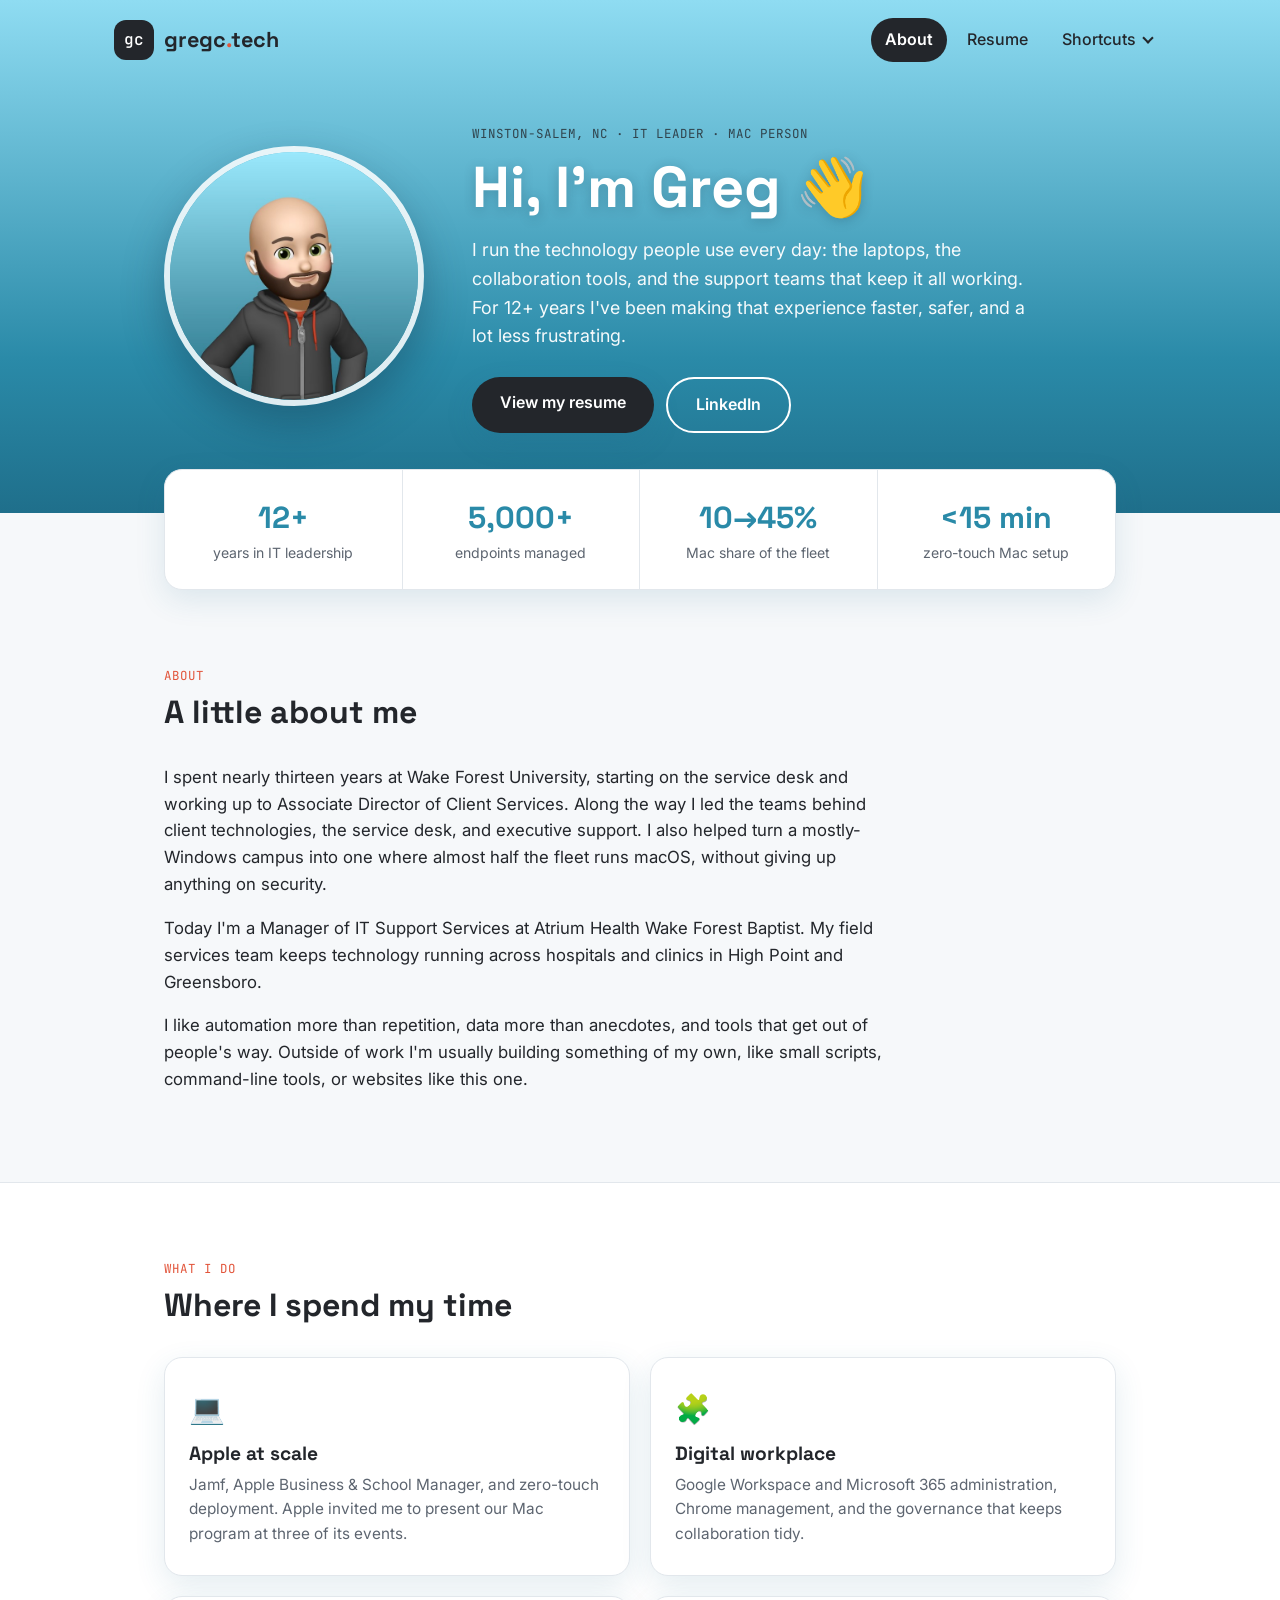
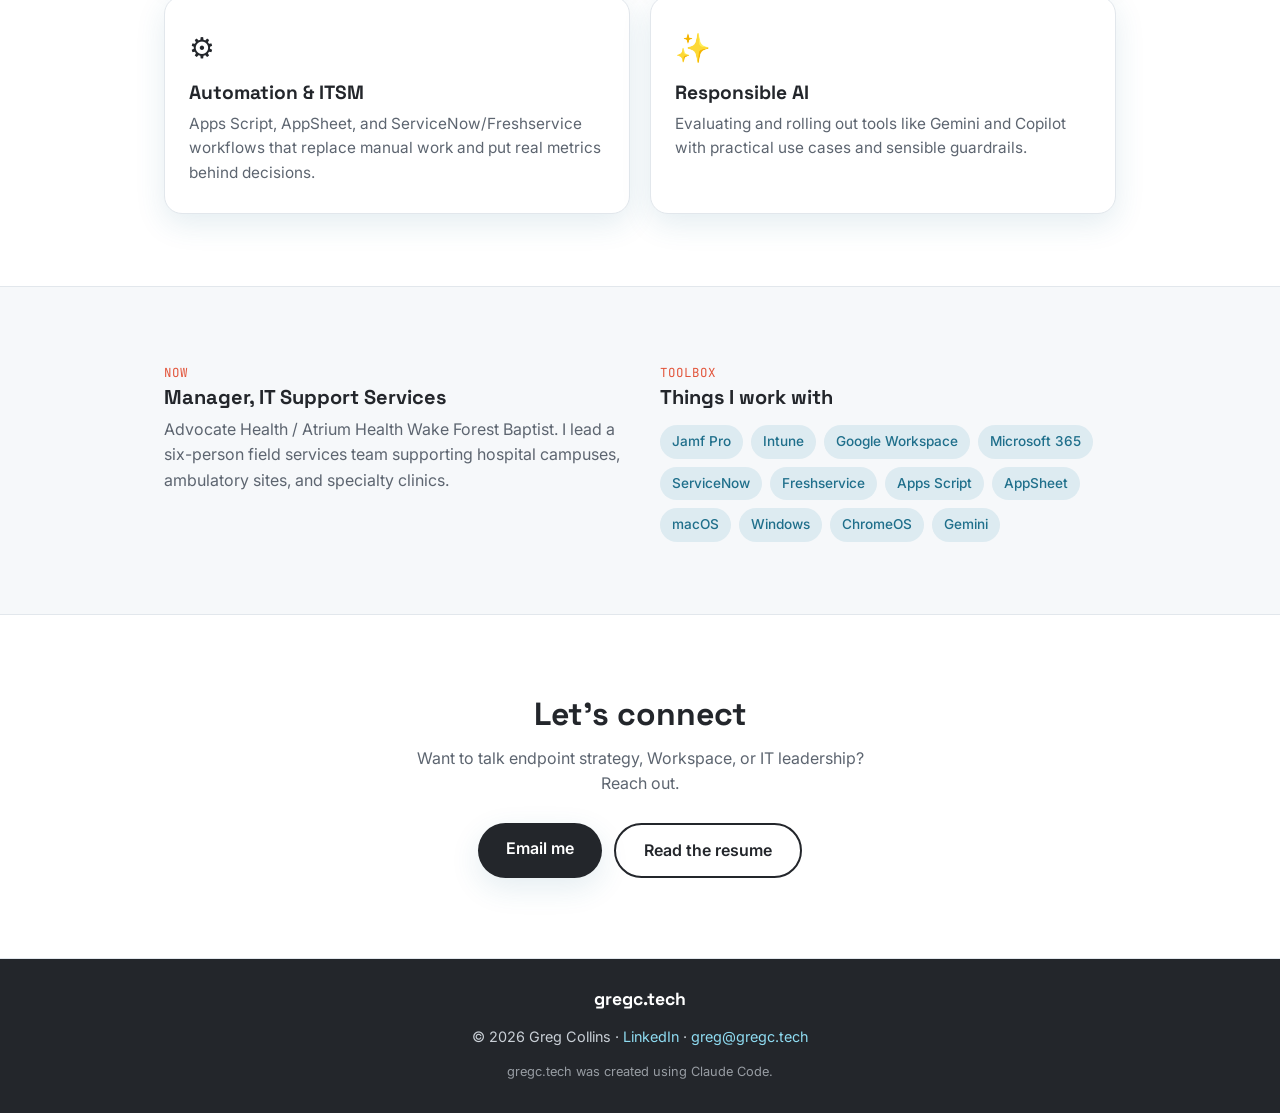
<file: index.html>
<!DOCTYPE html>
<html lang="en">
<head>
<meta charset="UTF-8">
<meta name="viewport" content="width=device-width, initial-scale=1">
<title>Greg Collins</title>
<meta name="description" content="Greg Collins — technology leader in digital workplace, Apple endpoint management, and Google Workspace. Winston-Salem, NC.">
<link rel="canonical" href="https://gregc.tech/">
<link rel="stylesheet" href="styles.css">

<link rel="icon" href="favicon.svg" type="image/svg+xml">
<link rel="apple-touch-icon" href="apple-touch-icon.png">

<meta property="og:type" content="profile">
<meta property="og:title" content="Greg Collins">
<meta property="og:description" content="Technology leader in digital workplace, Apple endpoint management, and Google Workspace.">
<meta property="og:image" content="https://gregc.tech/images/portrait.jpg">
<meta property="og:url" content="https://gregc.tech/">
<meta name="twitter:card" content="summary">
<meta name="twitter:title" content="Greg Collins">
<meta name="twitter:description" content="Technology leader in digital workplace, Apple endpoint management, and Google Workspace.">
<meta name="twitter:image" content="https://gregc.tech/images/portrait.jpg">
</head>
<body>

<header class="site-header">
  <nav class="nav">
    <a class="brand" href="/">
      <span class="brand-badge">gc</span>
      <span class="wordmark">gregc<span class="dot">.</span>tech</span>
    </a>
    <div class="nav-links">
      <a href="/" aria-current="page">About</a>
      <a href="/resume">Resume</a>
      <details class="nav-dd">
        <summary>Shortcuts</summary>
        <div class="nav-dd-menu">
          <a href="/shortcuts/">Shortcuts</a>
          <a href="/shortcuts/settings-urls">iOS/iPadOS Settings URLs</a>
        </div>
      </details>
    </div>
  </nav>

  <div class="hero">
    <img class="portrait" src="images/portrait.jpg" alt="Memoji portrait of Greg Collins" width="260" height="260">
    <div>
      <span class="mono">Winston-Salem, NC &middot; IT Leader &middot; Mac Person</span>
      <h1>Hi, I'm Greg 👋</h1>
      <p>I run the technology people use every day: the laptops, the collaboration tools, and the support teams that keep it all working. For 12+ years I've been making that experience faster, safer, and a lot less frustrating.</p>
      <div class="btn-row">
        <a href="/resume" class="btn">View my resume</a>
        <a href="https://www.linkedin.com/in/gocollins" class="btn btn-outline" target="_blank" rel="noopener">LinkedIn</a>
      </div>
    </div>
  </div>
</header>

<section class="stats" aria-label="Highlights">
  <div class="stats-grid">
    <div class="stat"><div class="num">12+</div><div class="label">years in IT leadership</div></div>
    <div class="stat"><div class="num">5,000+</div><div class="label">endpoints managed</div></div>
    <div class="stat"><div class="num">10&rarr;45%</div><div class="label">Mac share of the fleet</div></div>
    <div class="stat"><div class="num">&lt;15 min</div><div class="label">zero-touch Mac setup</div></div>
  </div>
</section>

<section class="section prose">
  <div class="section-head">
    <span class="mono">About</span>
    <h2>A little about me</h2>
  </div>
  <p>I spent nearly thirteen years at Wake Forest University, starting on the service desk and working up to Associate Director of Client Services. Along the way I led the teams behind client technologies, the service desk, and executive support. I also helped turn a mostly-Windows campus into one where almost half the fleet runs macOS, without giving up anything on security.</p>
  <p>Today I'm a Manager of IT Support Services at Atrium Health Wake Forest Baptist. My field services team keeps technology running across hospitals and clinics in High Point and Greensboro.</p>
  <p>I like automation more than repetition, data more than anecdotes, and tools that get out of people's way. Outside of work I'm usually building something of my own, like small scripts, command-line tools, or websites like this one.</p>
</section>

<section class="band">
  <div class="section">
    <div class="section-head">
      <span class="mono">What I do</span>
      <h2>Where I spend my time</h2>
    </div>
    <div class="card-grid">
      <div class="card">
        <div class="icon">💻</div>
        <h3>Apple at scale</h3>
        <p>Jamf, Apple Business &amp; School Manager, and zero-touch deployment. Apple invited me to present our Mac program at three of its events.</p>
      </div>
      <div class="card">
        <div class="icon">🧩</div>
        <h3>Digital workplace</h3>
        <p>Google Workspace and Microsoft 365 administration, Chrome management, and the governance that keeps collaboration tidy.</p>
      </div>
      <div class="card">
        <div class="icon">⚙️</div>
        <h3>Automation &amp; ITSM</h3>
        <p>Apps Script, AppSheet, and ServiceNow/Freshservice workflows that replace manual work and put real metrics behind decisions.</p>
      </div>
      <div class="card">
        <div class="icon">✨</div>
        <h3>Responsible AI</h3>
        <p>Evaluating and rolling out tools like Gemini and Copilot with practical use cases and sensible guardrails.</p>
      </div>
    </div>
  </div>
</section>

<section class="section">
  <div class="now">
    <div>
      <span class="mono" style="color:var(--accent)">Now</span>
      <h3>Manager, IT Support Services</h3>
      <p>Advocate Health / Atrium Health Wake Forest Baptist. I lead a six-person field services team supporting hospital campuses, ambulatory sites, and specialty clinics.</p>
    </div>
    <div>
      <span class="mono" style="color:var(--accent)">Toolbox</span>
      <h3>Things I work with</h3>
      <div class="chips">
        <span class="chip">Jamf Pro</span>
        <span class="chip">Intune</span>
        <span class="chip">Google Workspace</span>
        <span class="chip">Microsoft 365</span>
        <span class="chip">ServiceNow</span>
        <span class="chip">Freshservice</span>
        <span class="chip">Apps Script</span>
        <span class="chip">AppSheet</span>
        <span class="chip">macOS</span>
        <span class="chip">Windows</span>
        <span class="chip">ChromeOS</span>
        <span class="chip">Gemini</span>
      </div>
    </div>
  </div>
</section>

<section class="cta-section band">
  <h2>Let's connect</h2>
  <p>Want to talk endpoint strategy, Workspace, or IT leadership? Reach out.</p>
  <div class="btn-row" style="justify-content:center">
    <a href="mailto:greg@gregc.tech" class="btn">Email me</a>
    <a href="/resume" class="btn btn-outline">Read the resume</a>
  </div>
</section>

<footer class="site-footer">
  <div class="wordmark">gregc.tech</div>
  <p>&copy; 2026 Greg Collins &middot; <a href="https://www.linkedin.com/in/gocollins" target="_blank" rel="noopener">LinkedIn</a> &middot; <a href="mailto:greg@gregc.tech">greg@gregc.tech</a></p>
  <p class="footer-note">gregc.tech was created using Claude Code.</p>
</footer>

<script>
  // Close the Shortcuts menu on outside click or Escape
  document.addEventListener('click', function (e) {
    document.querySelectorAll('.nav-dd[open]').forEach(function (d) { if (!d.contains(e.target)) d.removeAttribute('open'); });
  });
  document.addEventListener('keydown', function (e) {
    if (e.key === 'Escape') document.querySelectorAll('.nav-dd[open]').forEach(function (d) { d.removeAttribute('open'); });
  });
</script>

</body>
</html>
</file>
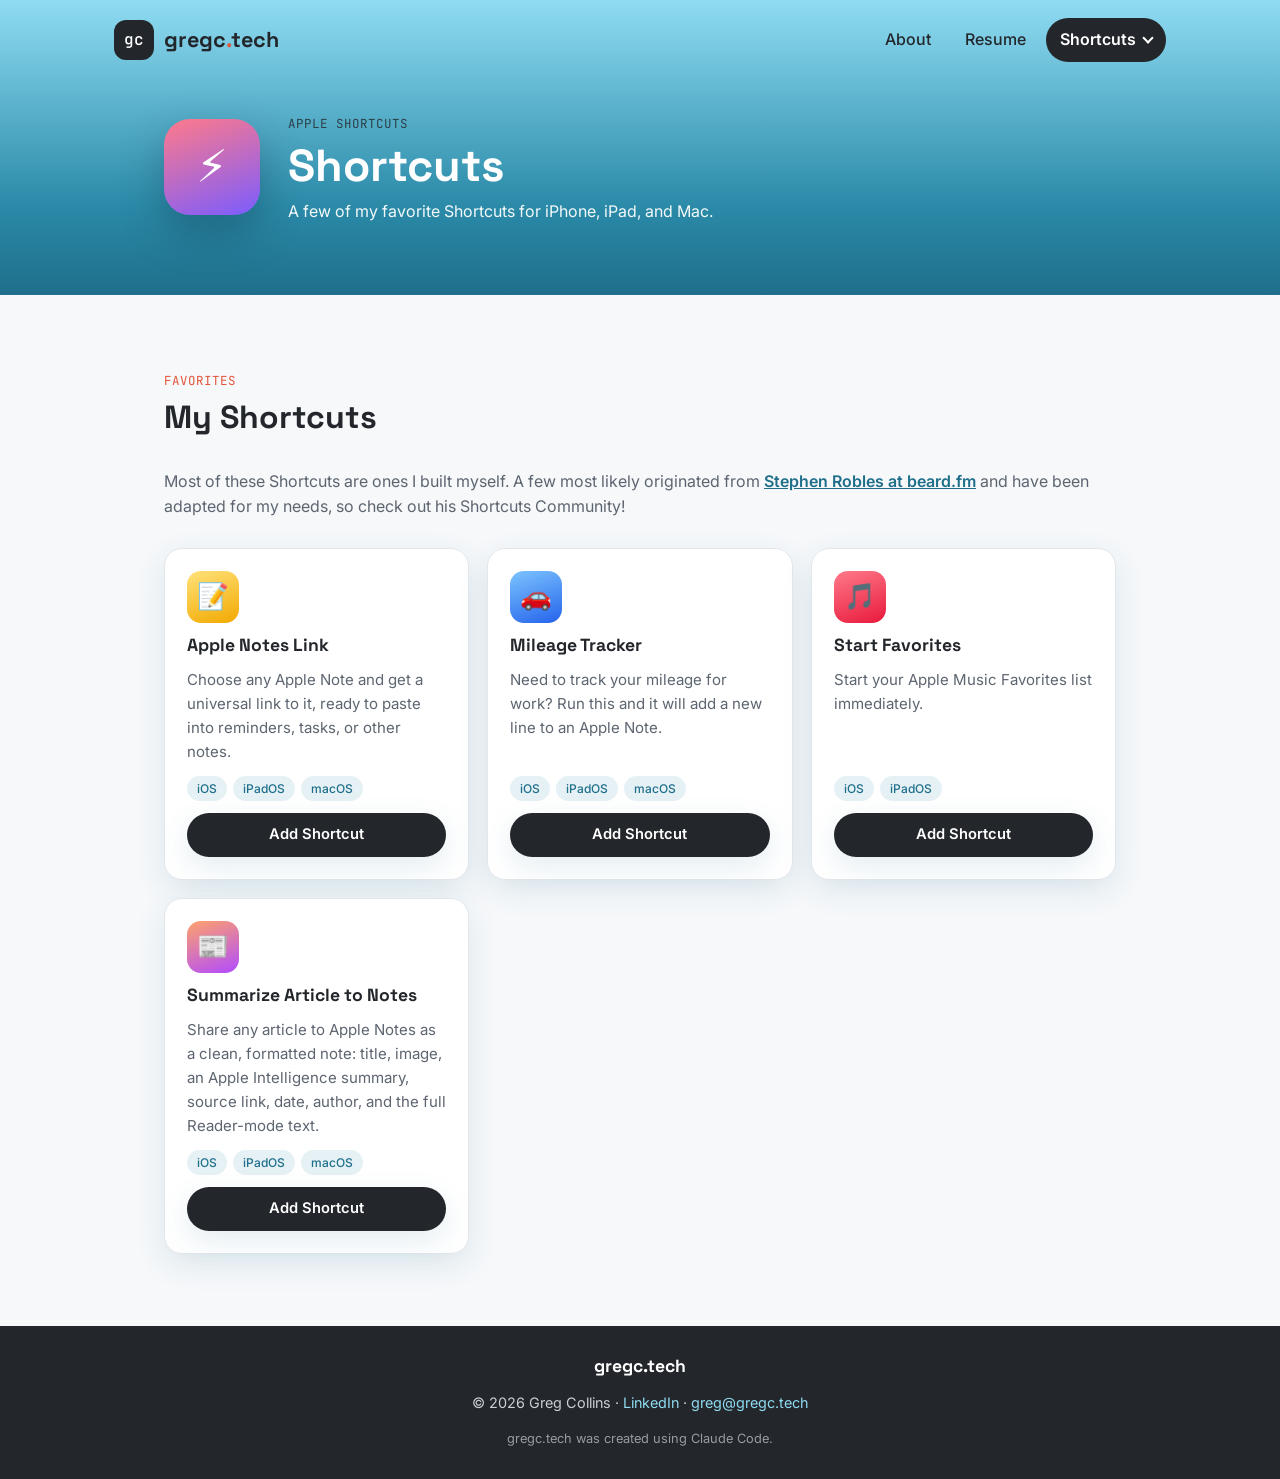
<file: shortcuts/index.html>
<!DOCTYPE html>
<html lang="en">
<head>
<meta charset="UTF-8">
<meta name="viewport" content="width=device-width, initial-scale=1">
<title>Shortcuts &mdash; Greg Collins</title>
<meta name="description" content="Greg Collins's favorite Apple Shortcuts, ready to add to your iPhone, iPad, or Mac.">
<link rel="canonical" href="https://gregc.tech/shortcuts/">
<link rel="stylesheet" href="/styles.css">

<link rel="icon" href="/favicon.svg" type="image/svg+xml">
<link rel="apple-touch-icon" href="/apple-touch-icon.png">

<meta property="og:type" content="website">
<meta property="og:title" content="Shortcuts — Greg Collins">
<meta property="og:description" content="Favorite Apple Shortcuts, ready to add to your iPhone, iPad, or Mac.">
<meta property="og:image" content="https://gregc.tech/images/portrait.jpg">
<meta property="og:url" content="https://gregc.tech/shortcuts/">
<meta name="twitter:card" content="summary">
<meta name="twitter:title" content="Shortcuts — Greg Collins">
<meta name="twitter:description" content="Favorite Apple Shortcuts, ready to add to your iPhone, iPad, or Mac.">
<meta name="twitter:image" content="https://gregc.tech/images/portrait.jpg">
</head>
<body>

<header class="site-header">
  <nav class="nav">
    <a class="brand" href="/">
      <span class="brand-badge">gc</span>
      <span class="wordmark">gregc<span class="dot">.</span>tech</span>
    </a>
    <div class="nav-links">
      <a href="/">About</a>
      <a href="/resume">Resume</a>
      <details class="nav-dd">
        <summary class="nav-dd-active">Shortcuts</summary>
        <div class="nav-dd-menu">
          <a href="/shortcuts/" aria-current="page">Shortcuts</a>
          <a href="/shortcuts/settings-urls">iOS/iPadOS Settings URLs</a>
        </div>
      </details>
    </div>
  </nav>

  <div class="page-hero">
    <div class="sc-tile" style="width:96px;height:96px;border-radius:26px;font-size:2.8rem;--tile-a:#ff7a8a;--tile-b:#7b5cff;box-shadow:0 18px 40px rgba(20,50,70,.35)" aria-hidden="true">⚡</div>
    <div>
      <span class="mono">Apple Shortcuts</span>
      <h1>Shortcuts</h1>
      <p>A few of my favorite Shortcuts for iPhone, iPad, and Mac.</p>
    </div>
  </div>
</header>

<main class="section">


  <div class="section-head">
    <span class="mono">Favorites</span>
    <h2>My Shortcuts</h2>
  </div>

  <p class="sc-intro">Most of these Shortcuts are ones I built myself. A few most likely originated from <a href="https://create.beard.fm/" target="_blank" rel="noopener">Stephen Robles at beard.fm</a> and have been adapted for my needs, so check out his Shortcuts Community!</p>

  <!--
    To add a shortcut: copy one .sc-card block below and keep the cards in alphabetical order by name.
    - Change the emoji, name, description, and tags.
    - Optional tile colors: style="--tile-a:#hex;--tile-b:#hex"
    - When the iCloud link is ready, replace the disabled <span> button with:
      <a class="btn" href="https://www.icloud.com/shortcuts/XXXX" target="_blank" rel="noopener">Add Shortcut</a>
  -->
  <div class="sc-grid">

    <article class="sc-card">
      <div class="sc-tile" style="--tile-a:#ffe27a;--tile-b:#f2a900" aria-hidden="true">📝</div>
      <h3>Apple Notes Link</h3>
      <p>Choose any Apple Note and get a universal link to it, ready to paste into reminders, tasks, or other notes.</p>
      <div class="sc-tags"><span class="chip">iOS</span><span class="chip">iPadOS</span><span class="chip">macOS</span></div>
      <a class="btn" href="https://www.icloud.com/shortcuts/c7594c8981c346fda588a29c54284e56" target="_blank" rel="noopener">Add Shortcut</a>
    </article>

    <article class="sc-card">
      <div class="sc-tile" style="--tile-a:#7cc4ff;--tile-b:#2563eb" aria-hidden="true">🚗</div>
      <h3>Mileage Tracker</h3>
      <p>Need to track your mileage for work? Run this and it will add a new line to an Apple Note.</p>
      <div class="sc-tags"><span class="chip">iOS</span><span class="chip">iPadOS</span><span class="chip">macOS</span></div>
      <a class="btn" href="https://www.icloud.com/shortcuts/bddef49975824ce387ab0a968885f516" target="_blank" rel="noopener">Add Shortcut</a>
    </article>

    <article class="sc-card">
      <div class="sc-tile" style="--tile-a:#ff7a8a;--tile-b:#e8193c" aria-hidden="true">🎵</div>
      <h3>Start Favorites</h3>
      <p>Start your Apple Music Favorites list immediately.</p>
      <div class="sc-tags"><span class="chip">iOS</span><span class="chip">iPadOS</span></div>
      <a class="btn" href="https://www.icloud.com/shortcuts/b993a1cb9b594e7e82453fef6eb3bb3f" target="_blank" rel="noopener">Add Shortcut</a>
    </article>

    <article class="sc-card">
      <div class="sc-tile" style="--tile-a:#ffa26b;--tile-b:#b14bff" aria-hidden="true">📰</div>
      <h3>Summarize Article to Notes</h3>
      <p>Share any article to Apple Notes as a clean, formatted note: title, image, an Apple Intelligence summary, source link, date, author, and the full Reader-mode text.</p>
      <div class="sc-tags"><span class="chip">iOS</span><span class="chip">iPadOS</span><span class="chip">macOS</span></div>
      <a class="btn" href="https://www.icloud.com/shortcuts/db7ce02c3ef54939b73e81605bc8411e" target="_blank" rel="noopener">Add Shortcut</a>
    </article>

  </div>
</main>

<footer class="site-footer">
  <div class="wordmark">gregc.tech</div>
  <p>&copy; 2026 Greg Collins &middot; <a href="https://www.linkedin.com/in/gocollins" target="_blank" rel="noopener">LinkedIn</a> &middot; <a href="mailto:greg@gregc.tech">greg@gregc.tech</a></p>
  <p class="footer-note">gregc.tech was created using Claude Code.</p>
</footer>

<script>
  // Close the Shortcuts menu on outside click or Escape
  document.addEventListener('click', function (e) {
    document.querySelectorAll('.nav-dd[open]').forEach(function (d) { if (!d.contains(e.target)) d.removeAttribute('open'); });
  });
  document.addEventListener('keydown', function (e) {
    if (e.key === 'Escape') document.querySelectorAll('.nav-dd[open]').forEach(function (d) { d.removeAttribute('open'); });
  });
</script>

</body>
</html>
</file>
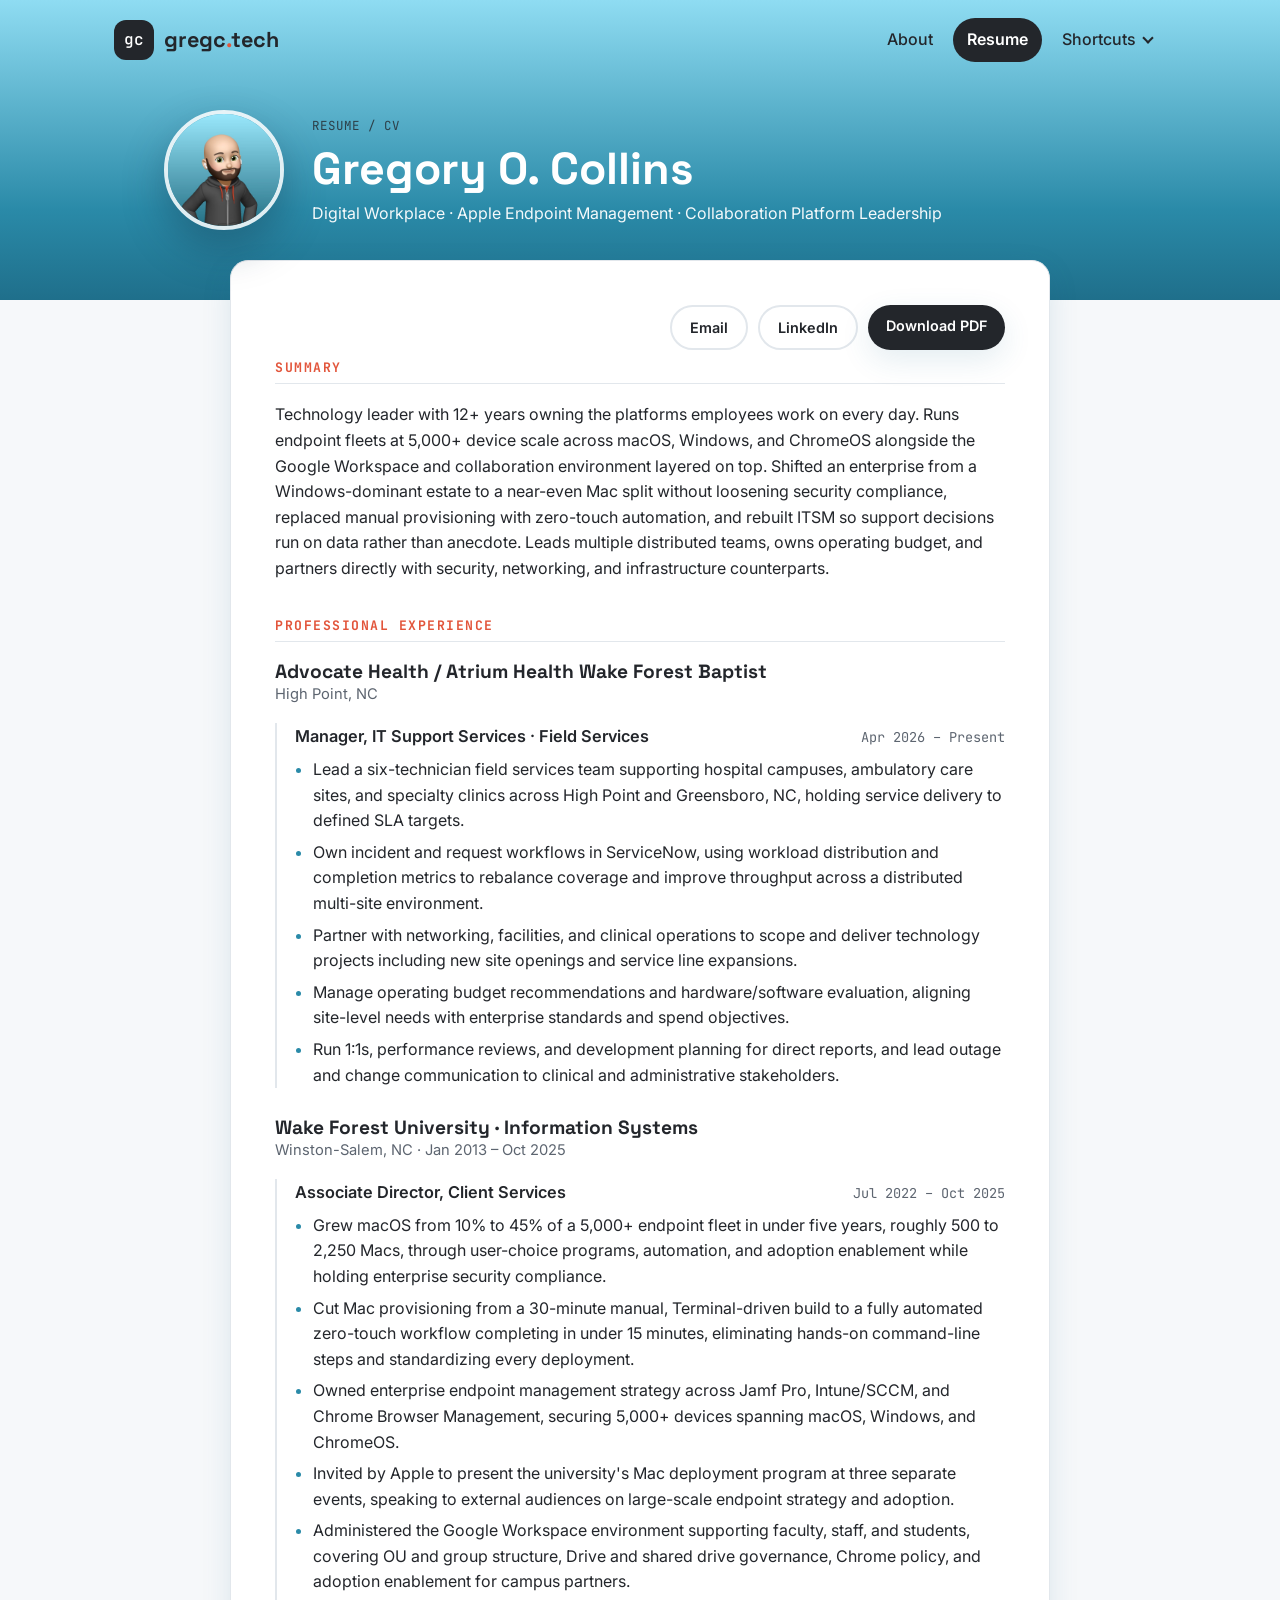
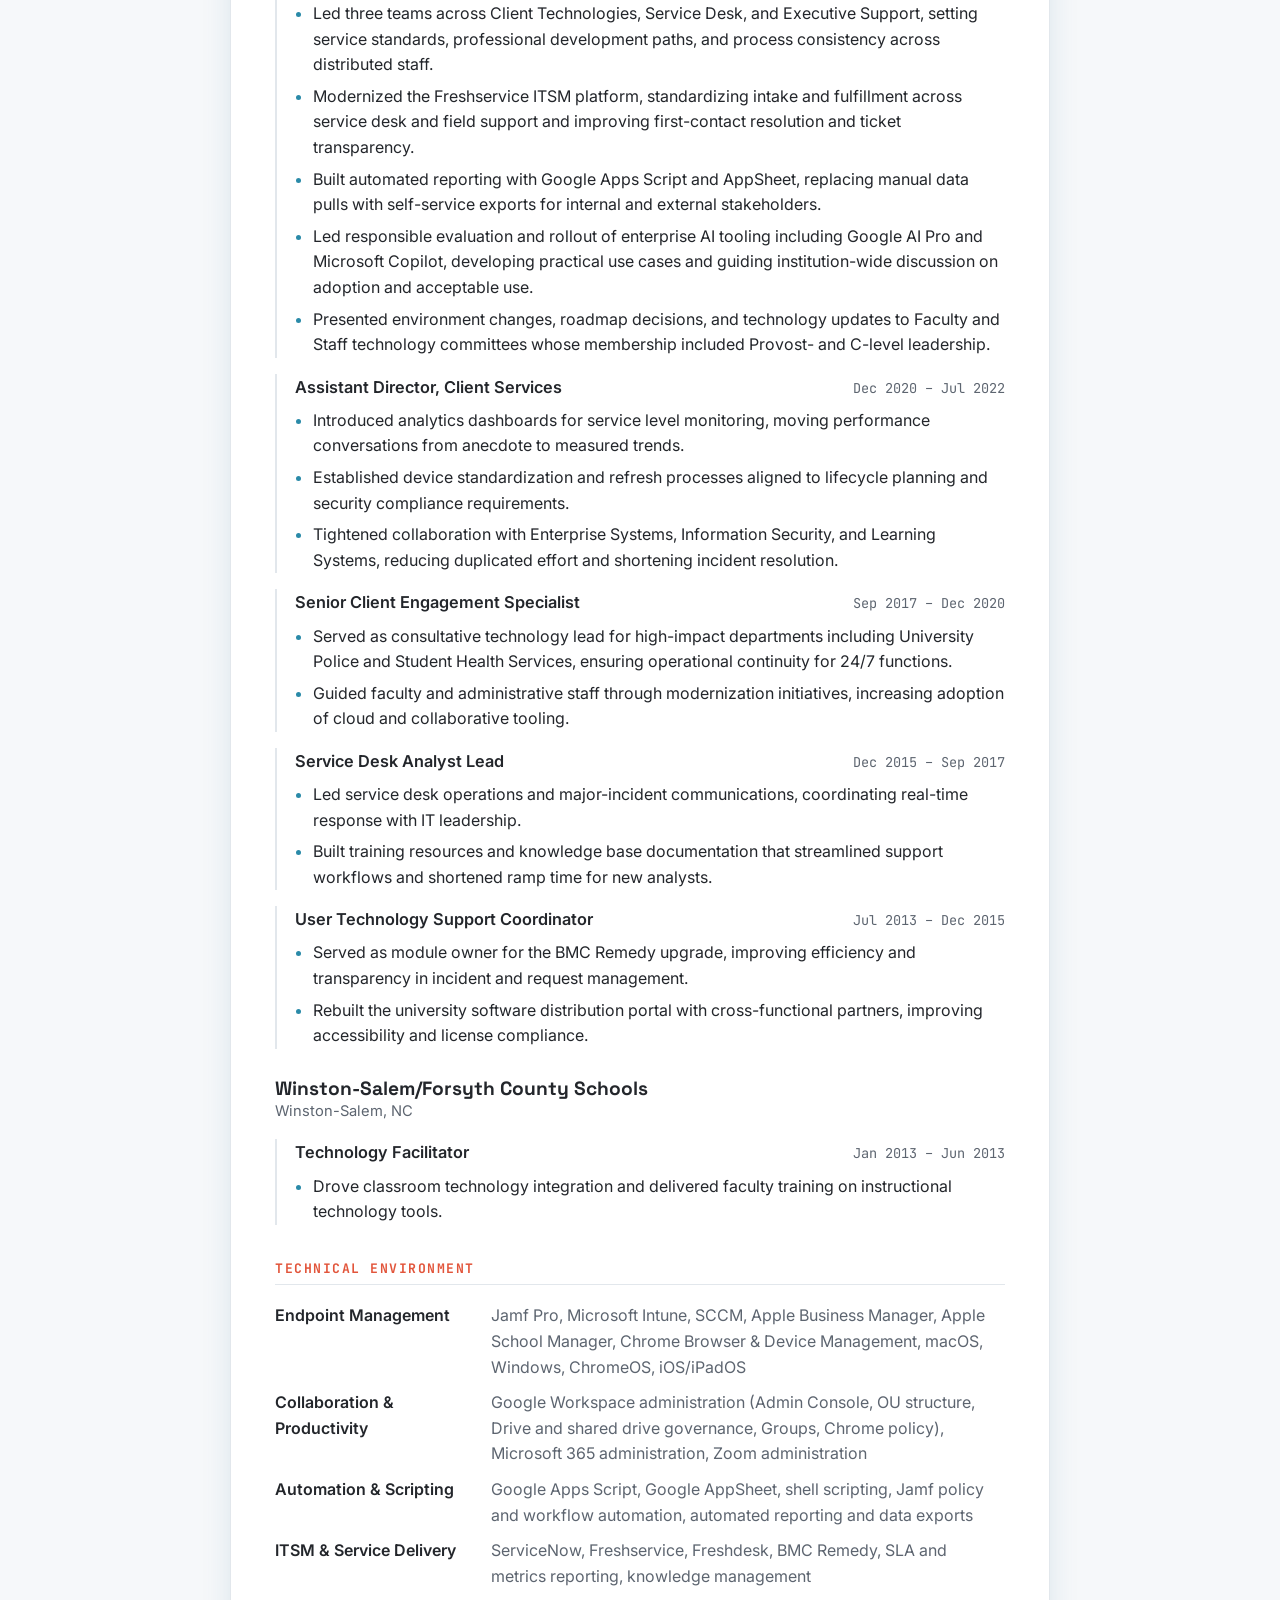
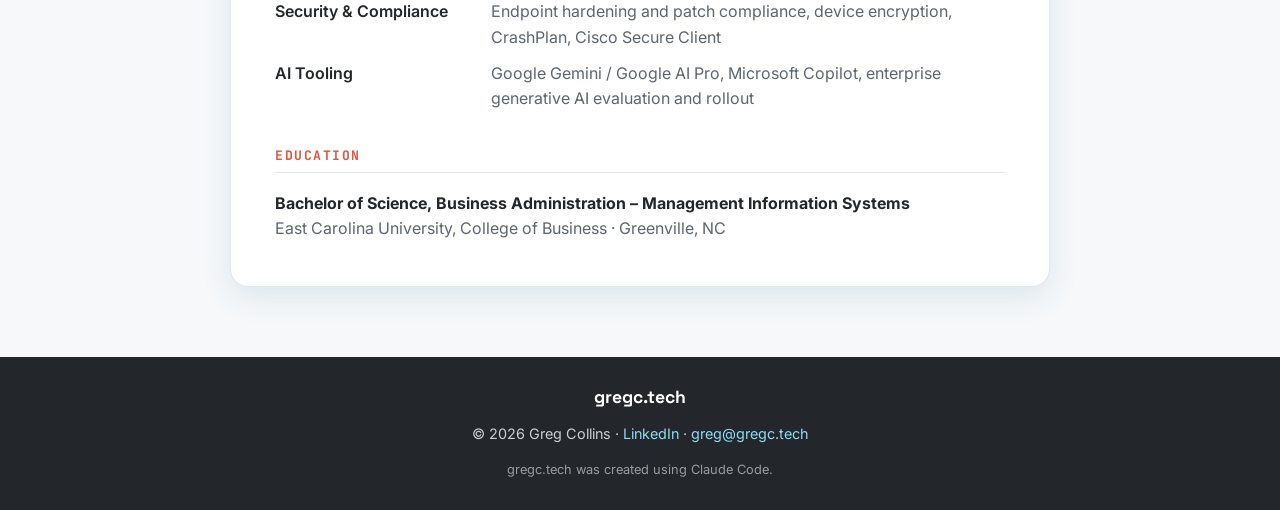
<file: resume.html>
<!DOCTYPE html>
<html lang="en">
<head>
<meta charset="UTF-8">
<meta name="viewport" content="width=device-width, initial-scale=1">
<title>Resume &mdash; Greg Collins</title>
<meta name="description" content="Resume of Gregory O. Collins — digital workplace, Apple endpoint management, and collaboration platform leadership.">
<link rel="canonical" href="https://gregc.tech/resume">
<link rel="stylesheet" href="styles.css">

<link rel="icon" href="favicon.svg" type="image/svg+xml">
<link rel="apple-touch-icon" href="apple-touch-icon.png">

<meta property="og:type" content="profile">
<meta property="og:title" content="Resume — Greg Collins">
<meta property="og:description" content="Digital workplace, Apple endpoint management, and collaboration platform leadership.">
<meta property="og:image" content="https://gregc.tech/images/portrait.jpg">
<meta property="og:url" content="https://gregc.tech/resume">
<meta name="twitter:card" content="summary">
<meta name="twitter:title" content="Resume — Greg Collins">
<meta name="twitter:description" content="Digital workplace, Apple endpoint management, and collaboration platform leadership.">
<meta name="twitter:image" content="https://gregc.tech/images/portrait.jpg">
</head>
<body>

<header class="site-header">
  <nav class="nav">
    <a class="brand" href="/">
      <span class="brand-badge">gc</span>
      <span class="wordmark">gregc<span class="dot">.</span>tech</span>
    </a>
    <div class="nav-links">
      <a href="/">About</a>
      <a href="/resume" aria-current="page">Resume</a>
      <details class="nav-dd">
        <summary>Shortcuts</summary>
        <div class="nav-dd-menu">
          <a href="/shortcuts/">Shortcuts</a>
          <a href="/shortcuts/settings-urls">iOS/iPadOS Settings URLs</a>
        </div>
      </details>
    </div>
  </nav>

  <div class="page-hero">
    <img class="portrait" src="images/portrait.jpg" alt="Memoji portrait of Greg Collins" width="120" height="120">
    <div>
      <span class="mono">Resume / CV</span>
      <h1>Gregory O. Collins</h1>
      <p>Digital Workplace &middot; Apple Endpoint Management &middot; Collaboration Platform Leadership</p>
    </div>
  </div>
</header>

<main class="resume">
  <article class="resume-card">

    <div class="print-head">
      <h1>Gregory O. Collins</h1>
      <p>Winston-Salem, NC &middot; greg@gregc.tech &middot; linkedin.com/in/gocollins &middot; gregc.tech</p>
    </div>

    <div class="resume-actions">
      <a class="btn btn-outline" href="mailto:greg@gregc.tech">Email</a>
      <a class="btn btn-outline" href="https://www.linkedin.com/in/gocollins" target="_blank" rel="noopener">LinkedIn</a>
      <a class="btn" href="/Gregory_Collins_Resume.pdf" download="Gregory_Collins_Resume.pdf">Download PDF</a>
    </div>

    <section class="r-section">
      <h2>Summary</h2>
      <p>Technology leader with 12+ years owning the platforms employees work on every day. Runs endpoint fleets at 5,000+ device scale across macOS, Windows, and ChromeOS alongside the Google Workspace and collaboration environment layered on top. Shifted an enterprise from a Windows-dominant estate to a near-even Mac split without loosening security compliance, replaced manual provisioning with zero-touch automation, and rebuilt ITSM so support decisions run on data rather than anecdote. Leads multiple distributed teams, owns operating budget, and partners directly with security, networking, and infrastructure counterparts.</p>
    </section>

    <section class="r-section">
      <h2>Professional Experience</h2>

      <div class="org">
        <div class="org-head"><h3>Advocate Health / Atrium Health Wake Forest Baptist</h3></div>
        <div class="org-meta">High Point, NC</div>
        <div class="role">
          <div class="role-head"><h4>Manager, IT Support Services &middot; Field Services</h4><span class="dates">Apr 2026 &ndash; Present</span></div>
          <ul>
            <li>Lead a six-technician field services team supporting hospital campuses, ambulatory care sites, and specialty clinics across High Point and Greensboro, NC, holding service delivery to defined SLA targets.</li>
            <li>Own incident and request workflows in ServiceNow, using workload distribution and completion metrics to rebalance coverage and improve throughput across a distributed multi-site environment.</li>
            <li>Partner with networking, facilities, and clinical operations to scope and deliver technology projects including new site openings and service line expansions.</li>
            <li>Manage operating budget recommendations and hardware/software evaluation, aligning site-level needs with enterprise standards and spend objectives.</li>
            <li>Run 1:1s, performance reviews, and development planning for direct reports, and lead outage and change communication to clinical and administrative stakeholders.</li>
          </ul>
        </div>
      </div>

      <div class="org">
        <div class="org-head"><h3>Wake Forest University &middot; Information Systems</h3></div>
        <div class="org-meta">Winston-Salem, NC &middot; Jan 2013 &ndash; Oct 2025</div>

        <div class="role">
          <div class="role-head"><h4>Associate Director, Client Services</h4><span class="dates">Jul 2022 &ndash; Oct 2025</span></div>
          <ul>
            <li>Grew macOS from 10% to 45% of a 5,000+ endpoint fleet in under five years, roughly 500 to 2,250 Macs, through user-choice programs, automation, and adoption enablement while holding enterprise security compliance.</li>
            <li>Cut Mac provisioning from a 30-minute manual, Terminal-driven build to a fully automated zero-touch workflow completing in under 15 minutes, eliminating hands-on command-line steps and standardizing every deployment.</li>
            <li>Owned enterprise endpoint management strategy across Jamf Pro, Intune/SCCM, and Chrome Browser Management, securing 5,000+ devices spanning macOS, Windows, and ChromeOS.</li>
            <li>Invited by Apple to present the university's Mac deployment program at three separate events, speaking to external audiences on large-scale endpoint strategy and adoption.</li>
            <li>Administered the Google Workspace environment supporting faculty, staff, and students, covering OU and group structure, Drive and shared drive governance, Chrome policy, and adoption enablement for campus partners.</li>
            <li>Led three teams across Client Technologies, Service Desk, and Executive Support, setting service standards, professional development paths, and process consistency across distributed staff.</li>
            <li>Modernized the Freshservice ITSM platform, standardizing intake and fulfillment across service desk and field support and improving first-contact resolution and ticket transparency.</li>
            <li>Built automated reporting with Google Apps Script and AppSheet, replacing manual data pulls with self-service exports for internal and external stakeholders.</li>
            <li>Led responsible evaluation and rollout of enterprise AI tooling including Google AI Pro and Microsoft Copilot, developing practical use cases and guiding institution-wide discussion on adoption and acceptable use.</li>
            <li>Presented environment changes, roadmap decisions, and technology updates to Faculty and Staff technology committees whose membership included Provost- and C-level leadership.</li>
          </ul>
        </div>

        <div class="role">
          <div class="role-head"><h4>Assistant Director, Client Services</h4><span class="dates">Dec 2020 &ndash; Jul 2022</span></div>
          <ul>
            <li>Introduced analytics dashboards for service level monitoring, moving performance conversations from anecdote to measured trends.</li>
            <li>Established device standardization and refresh processes aligned to lifecycle planning and security compliance requirements.</li>
            <li>Tightened collaboration with Enterprise Systems, Information Security, and Learning Systems, reducing duplicated effort and shortening incident resolution.</li>
          </ul>
        </div>

        <div class="role">
          <div class="role-head"><h4>Senior Client Engagement Specialist</h4><span class="dates">Sep 2017 &ndash; Dec 2020</span></div>
          <ul>
            <li>Served as consultative technology lead for high-impact departments including University Police and Student Health Services, ensuring operational continuity for 24/7 functions.</li>
            <li>Guided faculty and administrative staff through modernization initiatives, increasing adoption of cloud and collaborative tooling.</li>
          </ul>
        </div>

        <div class="role">
          <div class="role-head"><h4>Service Desk Analyst Lead</h4><span class="dates">Dec 2015 &ndash; Sep 2017</span></div>
          <ul>
            <li>Led service desk operations and major-incident communications, coordinating real-time response with IT leadership.</li>
            <li>Built training resources and knowledge base documentation that streamlined support workflows and shortened ramp time for new analysts.</li>
          </ul>
        </div>

        <div class="role">
          <div class="role-head"><h4>User Technology Support Coordinator</h4><span class="dates">Jul 2013 &ndash; Dec 2015</span></div>
          <ul>
            <li>Served as module owner for the BMC Remedy upgrade, improving efficiency and transparency in incident and request management.</li>
            <li>Rebuilt the university software distribution portal with cross-functional partners, improving accessibility and license compliance.</li>
          </ul>
        </div>
      </div>

      <div class="org">
        <div class="org-head"><h3>Winston-Salem/Forsyth County Schools</h3></div>
        <div class="org-meta">Winston-Salem, NC</div>
        <div class="role">
          <div class="role-head"><h4>Technology Facilitator</h4><span class="dates">Jan 2013 &ndash; Jun 2013</span></div>
          <ul>
            <li>Drove classroom technology integration and delivered faculty training on instructional technology tools.</li>
          </ul>
        </div>
      </div>
    </section>


    <section class="r-section">
      <h2>Technical Environment</h2>
      <dl class="tech-list">
        <div><dt>Endpoint Management</dt><dd>Jamf Pro, Microsoft Intune, SCCM, Apple Business Manager, Apple School Manager, Chrome Browser &amp; Device Management, macOS, Windows, ChromeOS, iOS/iPadOS</dd></div>
        <div><dt>Collaboration &amp; Productivity</dt><dd>Google Workspace administration (Admin Console, OU structure, Drive and shared drive governance, Groups, Chrome policy), Microsoft 365 administration, Zoom administration</dd></div>
        <div><dt>Automation &amp; Scripting</dt><dd>Google Apps Script, Google AppSheet, shell scripting, Jamf policy and workflow automation, automated reporting and data exports</dd></div>
        <div><dt>ITSM &amp; Service Delivery</dt><dd>ServiceNow, Freshservice, Freshdesk, BMC Remedy, SLA and metrics reporting, knowledge management</dd></div>
        <div><dt>Security &amp; Compliance</dt><dd>Endpoint hardening and patch compliance, device encryption, CrashPlan, Cisco Secure Client</dd></div>
        <div><dt>AI Tooling</dt><dd>Google Gemini / Google AI Pro, Microsoft Copilot, enterprise generative AI evaluation and rollout</dd></div>
      </dl>
    </section>

    <section class="r-section">
      <h2>Education</h2>
      <p><strong>Bachelor of Science, Business Administration &ndash; Management Information Systems</strong><br>
      <span style="color:var(--muted)">East Carolina University, College of Business &middot; Greenville, NC</span></p>
    </section>

  </article>
</main>

<footer class="site-footer">
  <div class="wordmark">gregc.tech</div>
  <p>&copy; 2026 Greg Collins &middot; <a href="https://www.linkedin.com/in/gocollins" target="_blank" rel="noopener">LinkedIn</a> &middot; <a href="mailto:greg@gregc.tech">greg@gregc.tech</a></p>
  <p class="footer-note">gregc.tech was created using Claude Code.</p>
</footer>

<script>
  // Close the Shortcuts menu on outside click or Escape
  document.addEventListener('click', function (e) {
    document.querySelectorAll('.nav-dd[open]').forEach(function (d) { if (!d.contains(e.target)) d.removeAttribute('open'); });
  });
  document.addEventListener('keydown', function (e) {
    if (e.key === 'Escape') document.querySelectorAll('.nav-dd[open]').forEach(function (d) { d.removeAttribute('open'); });
  });
</script>

</body>
</html>
</file>
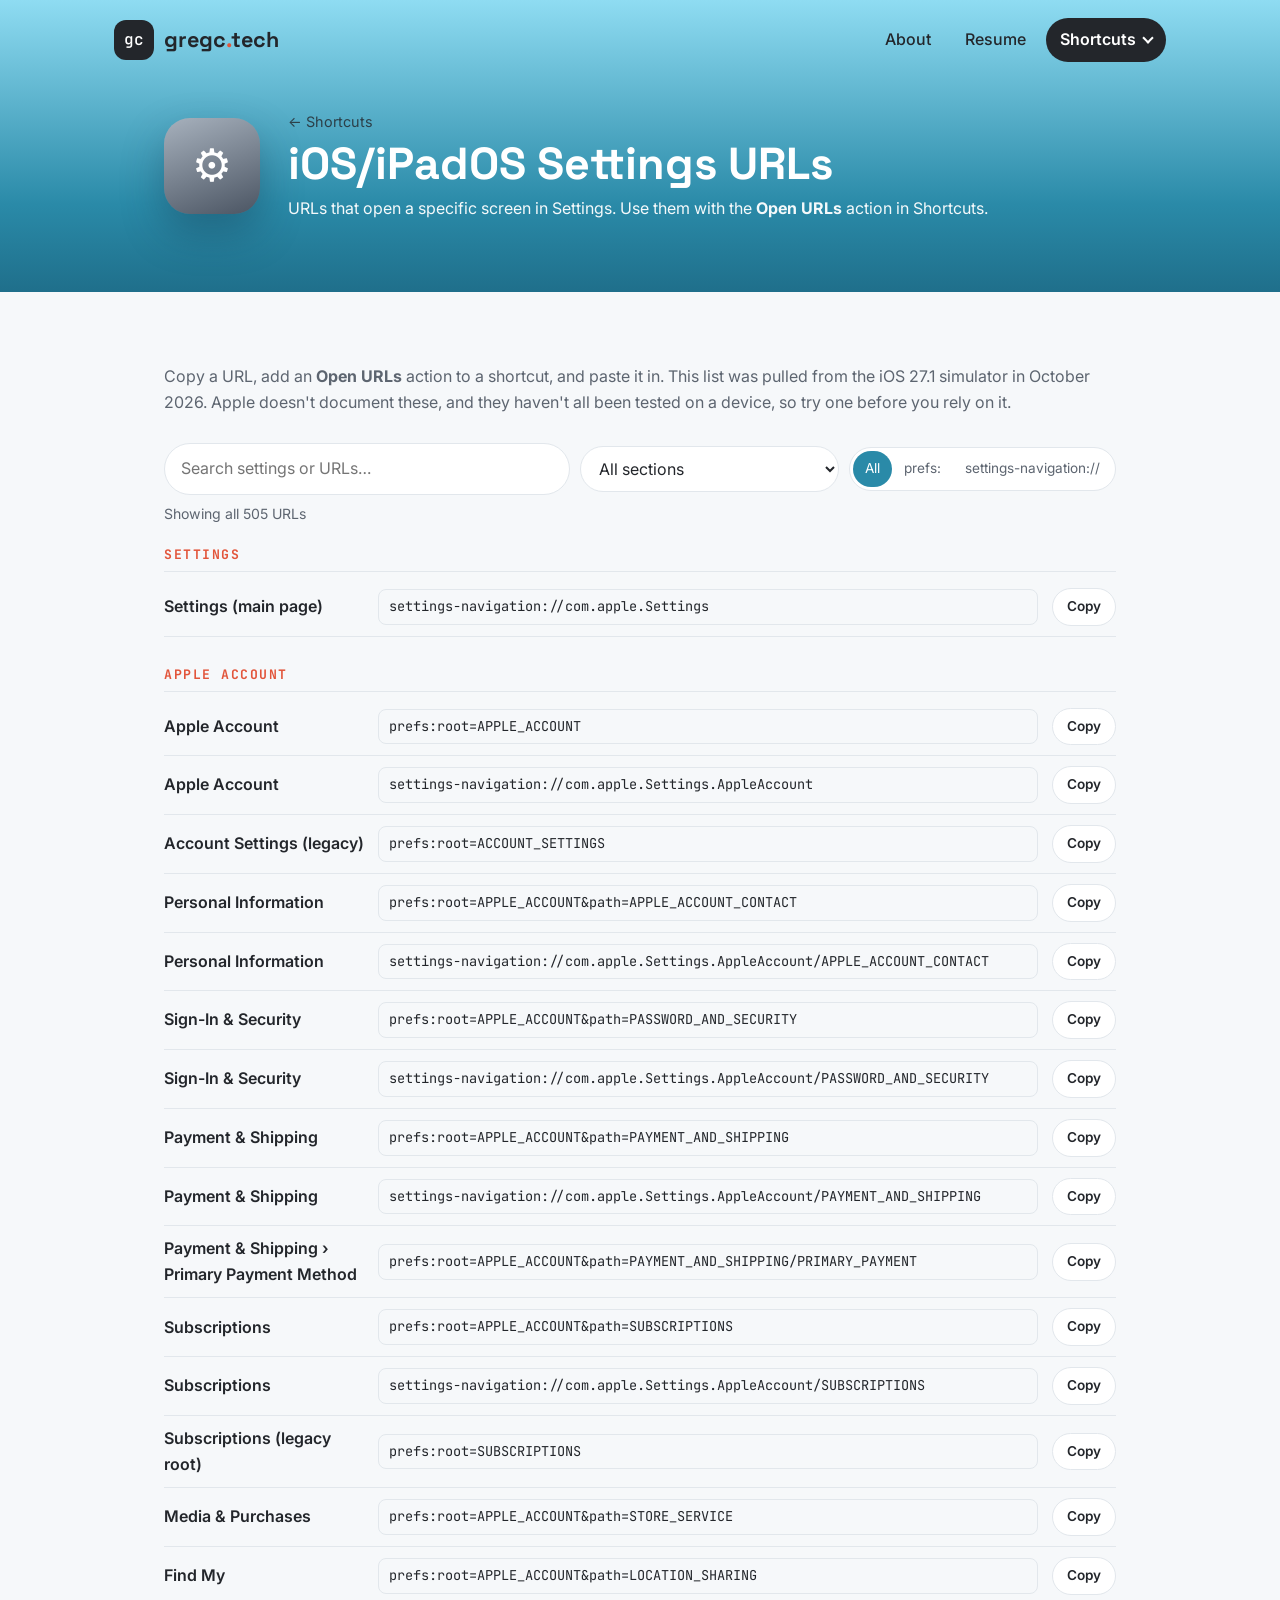
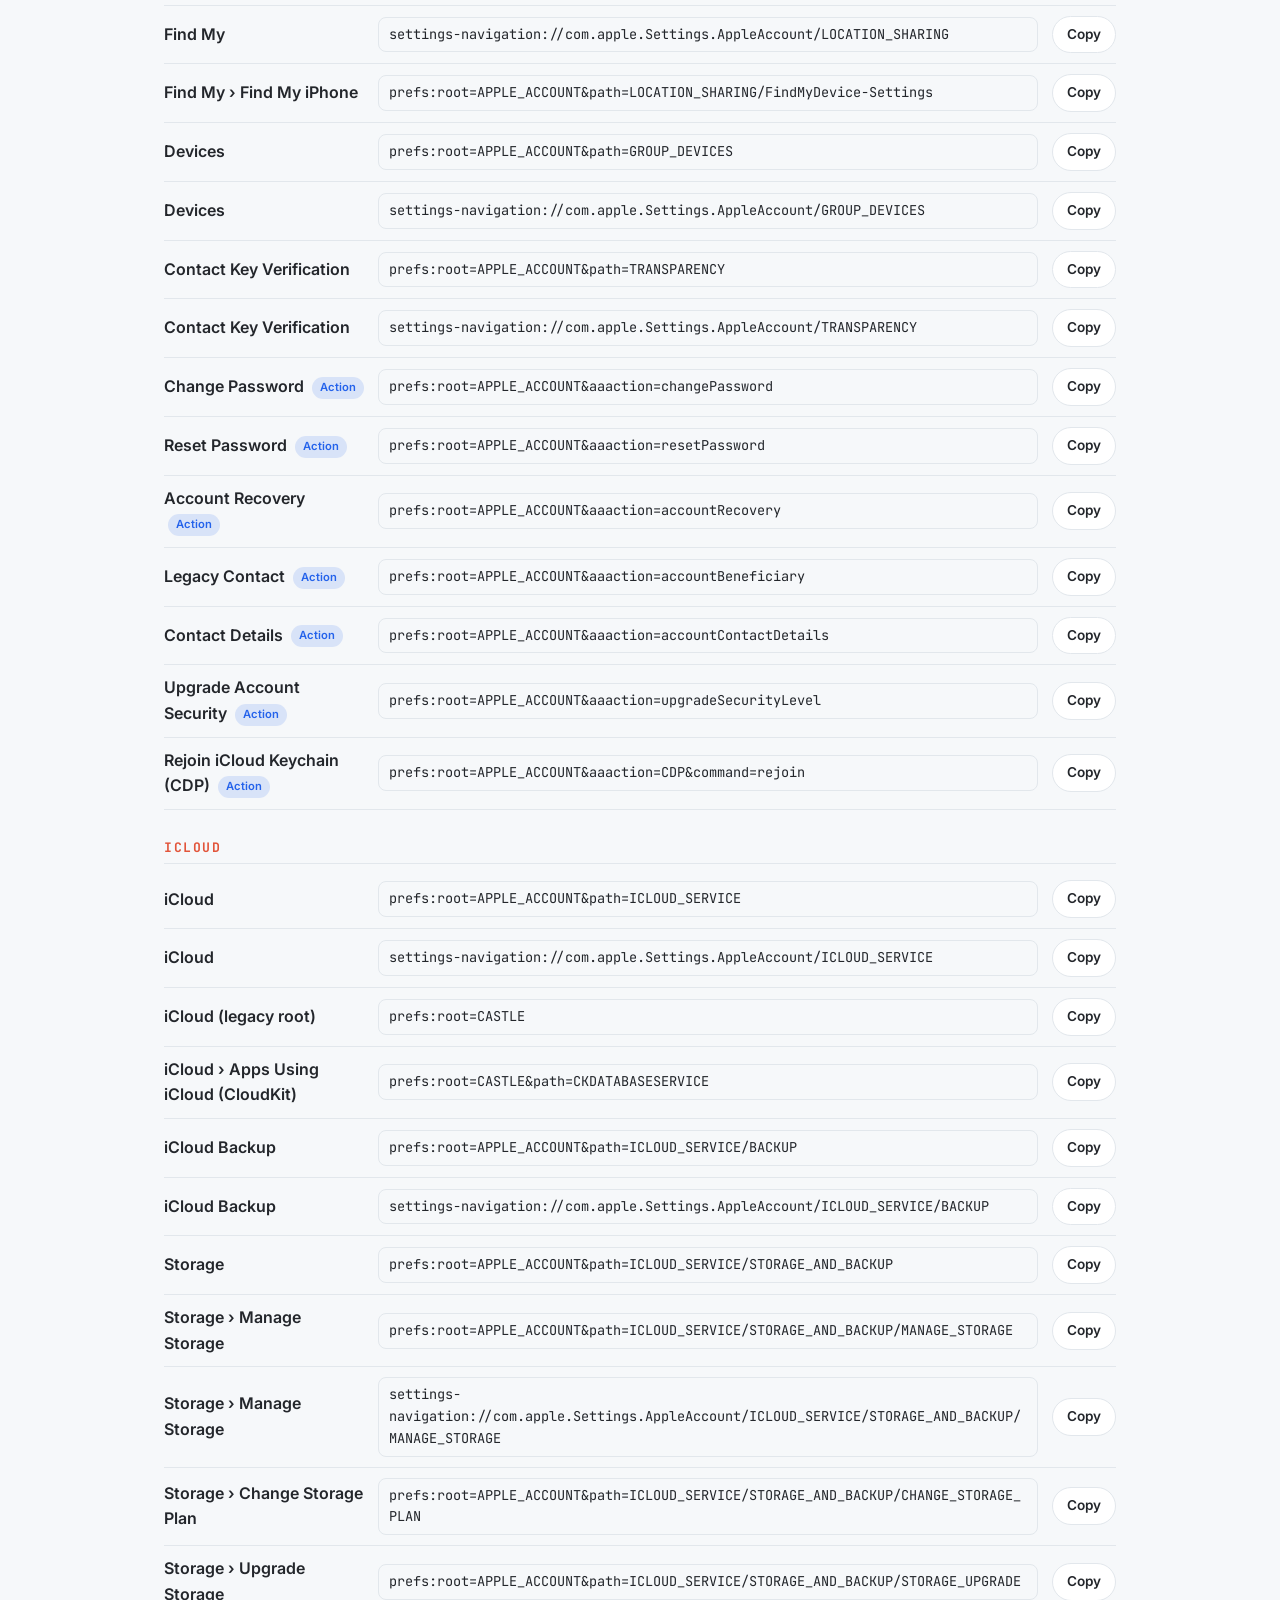
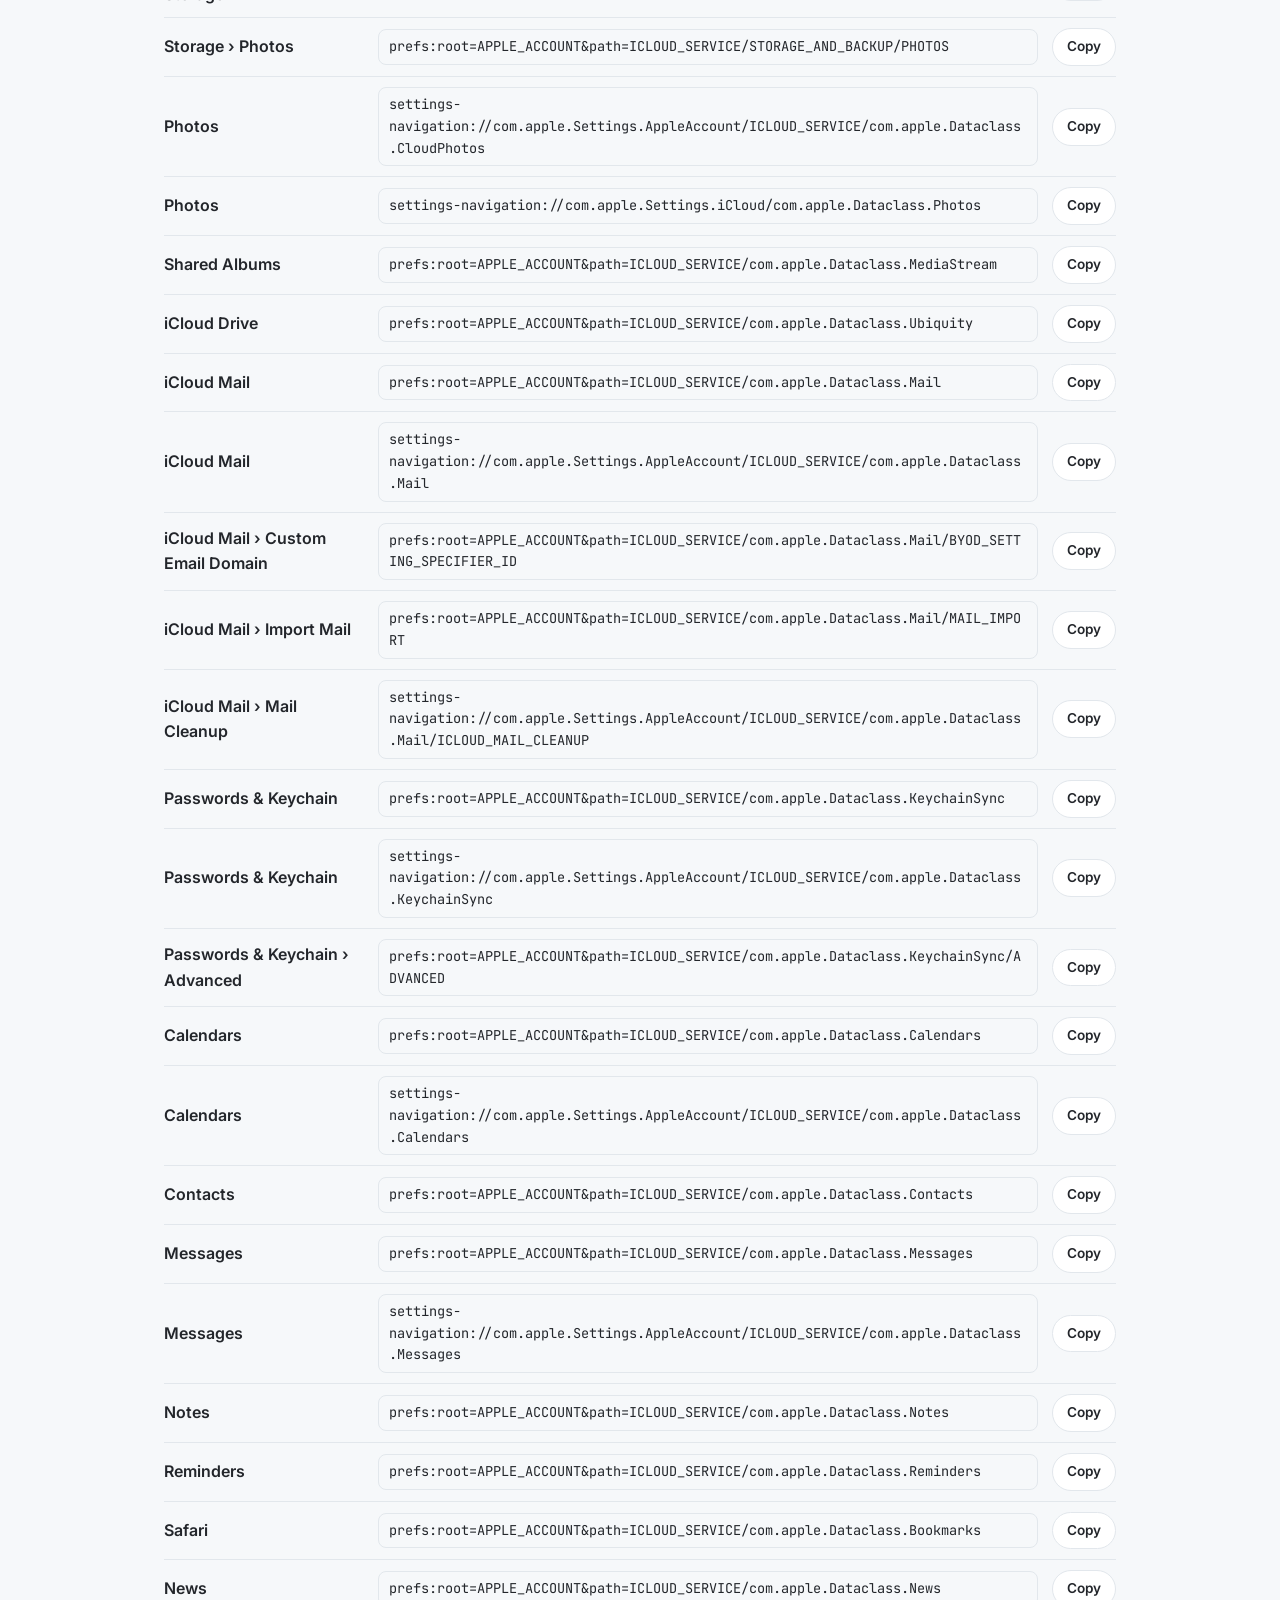
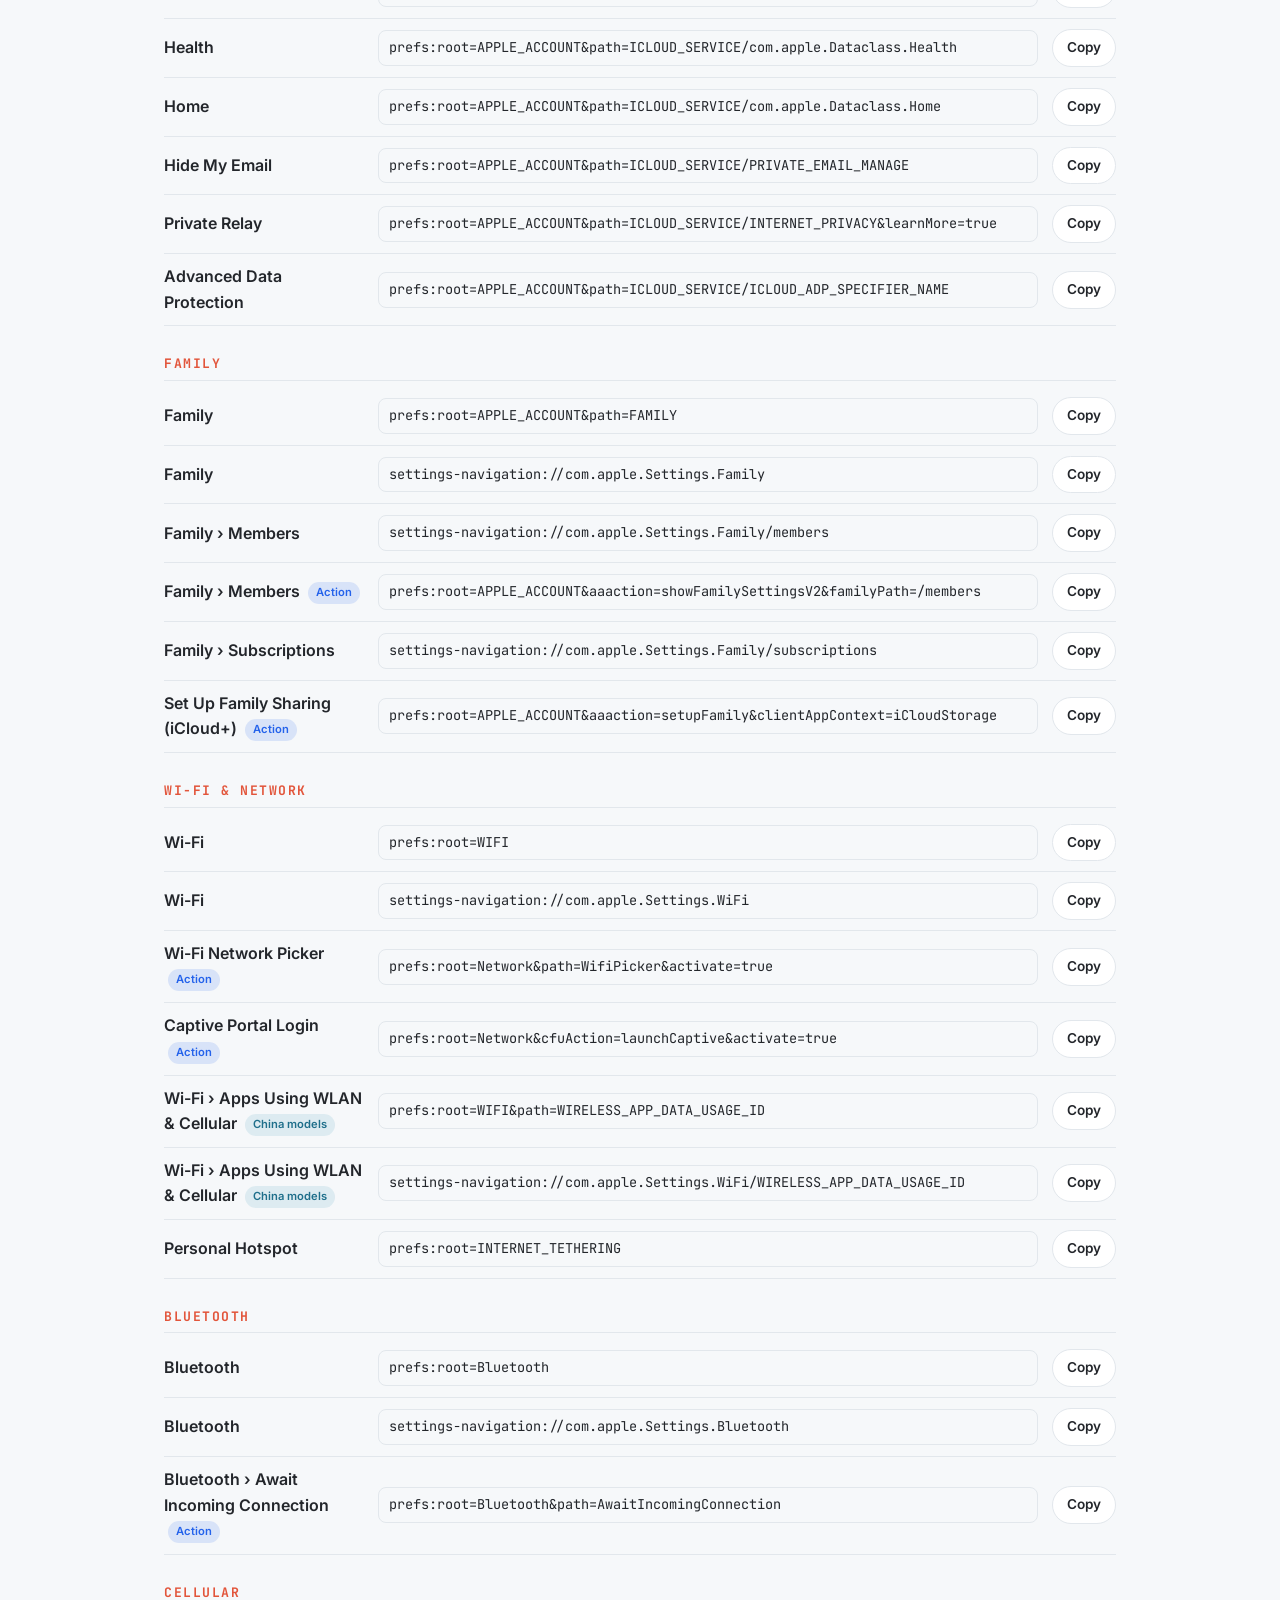
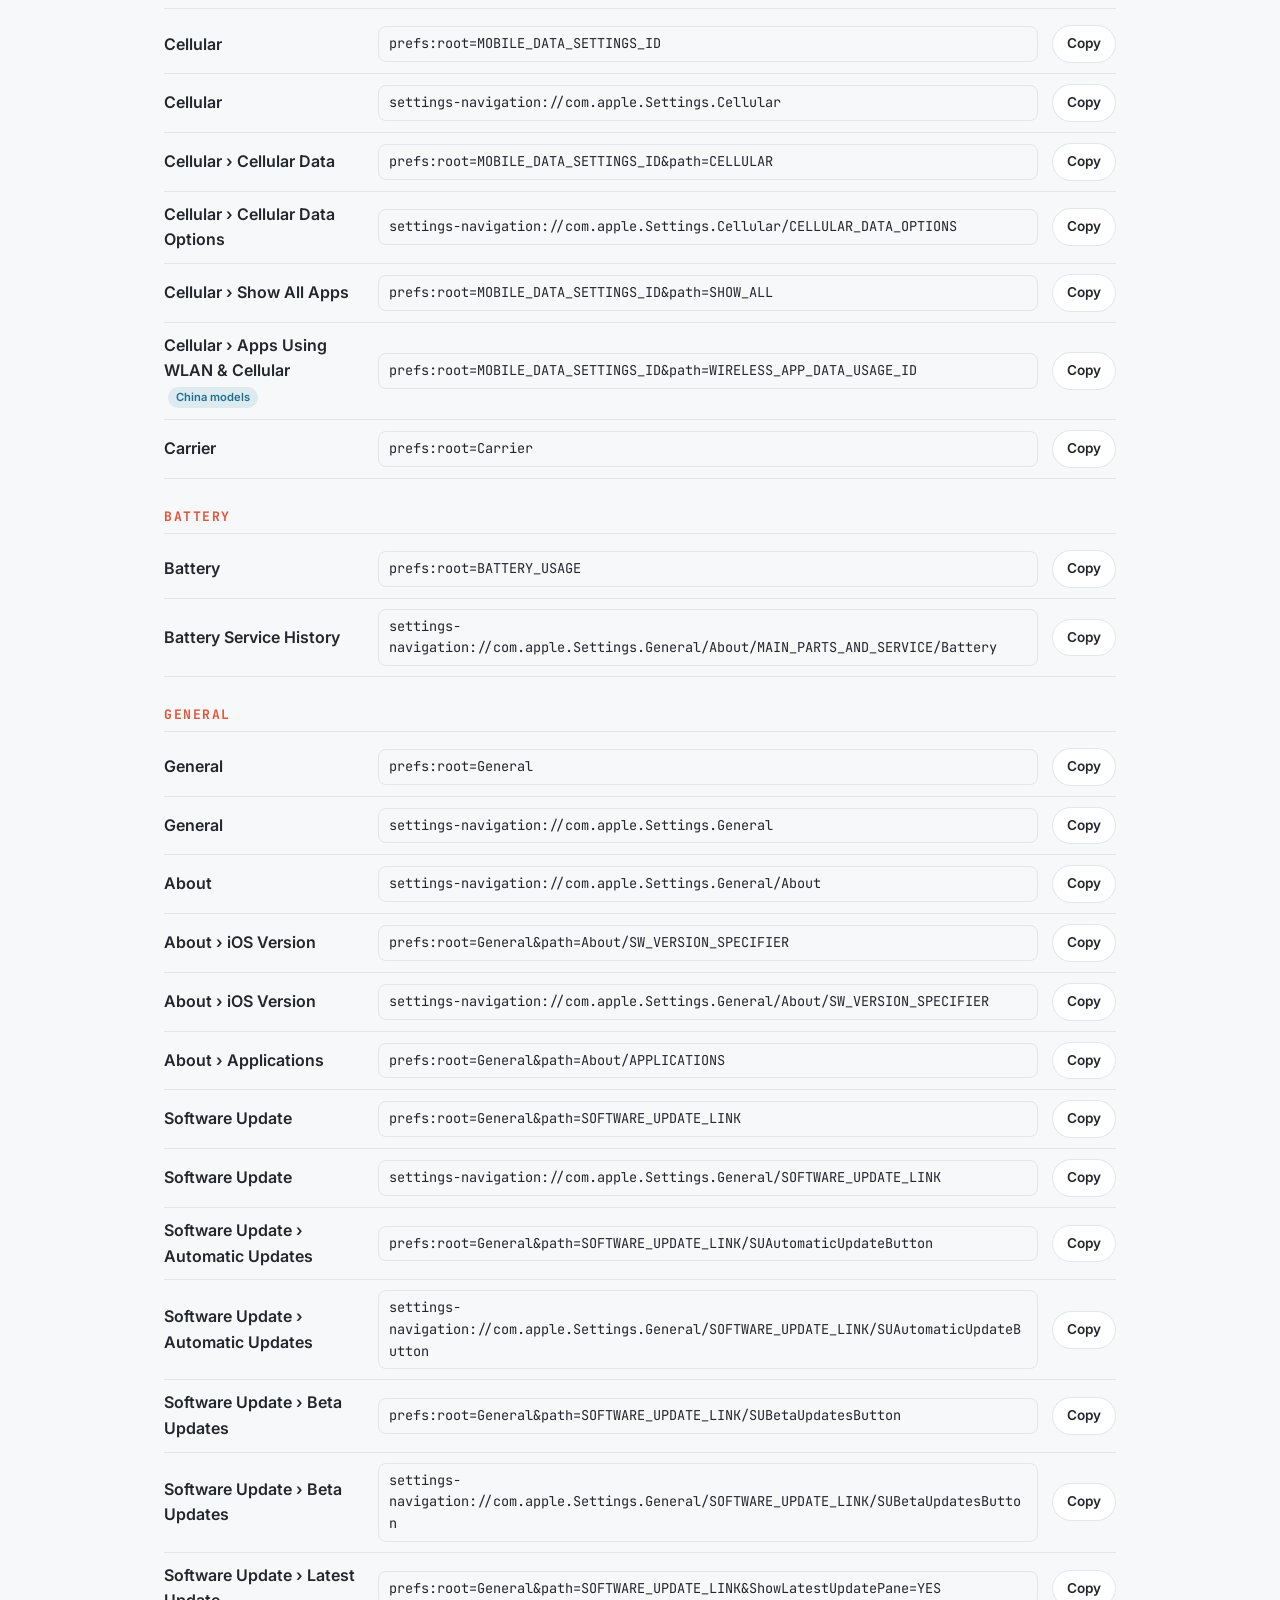
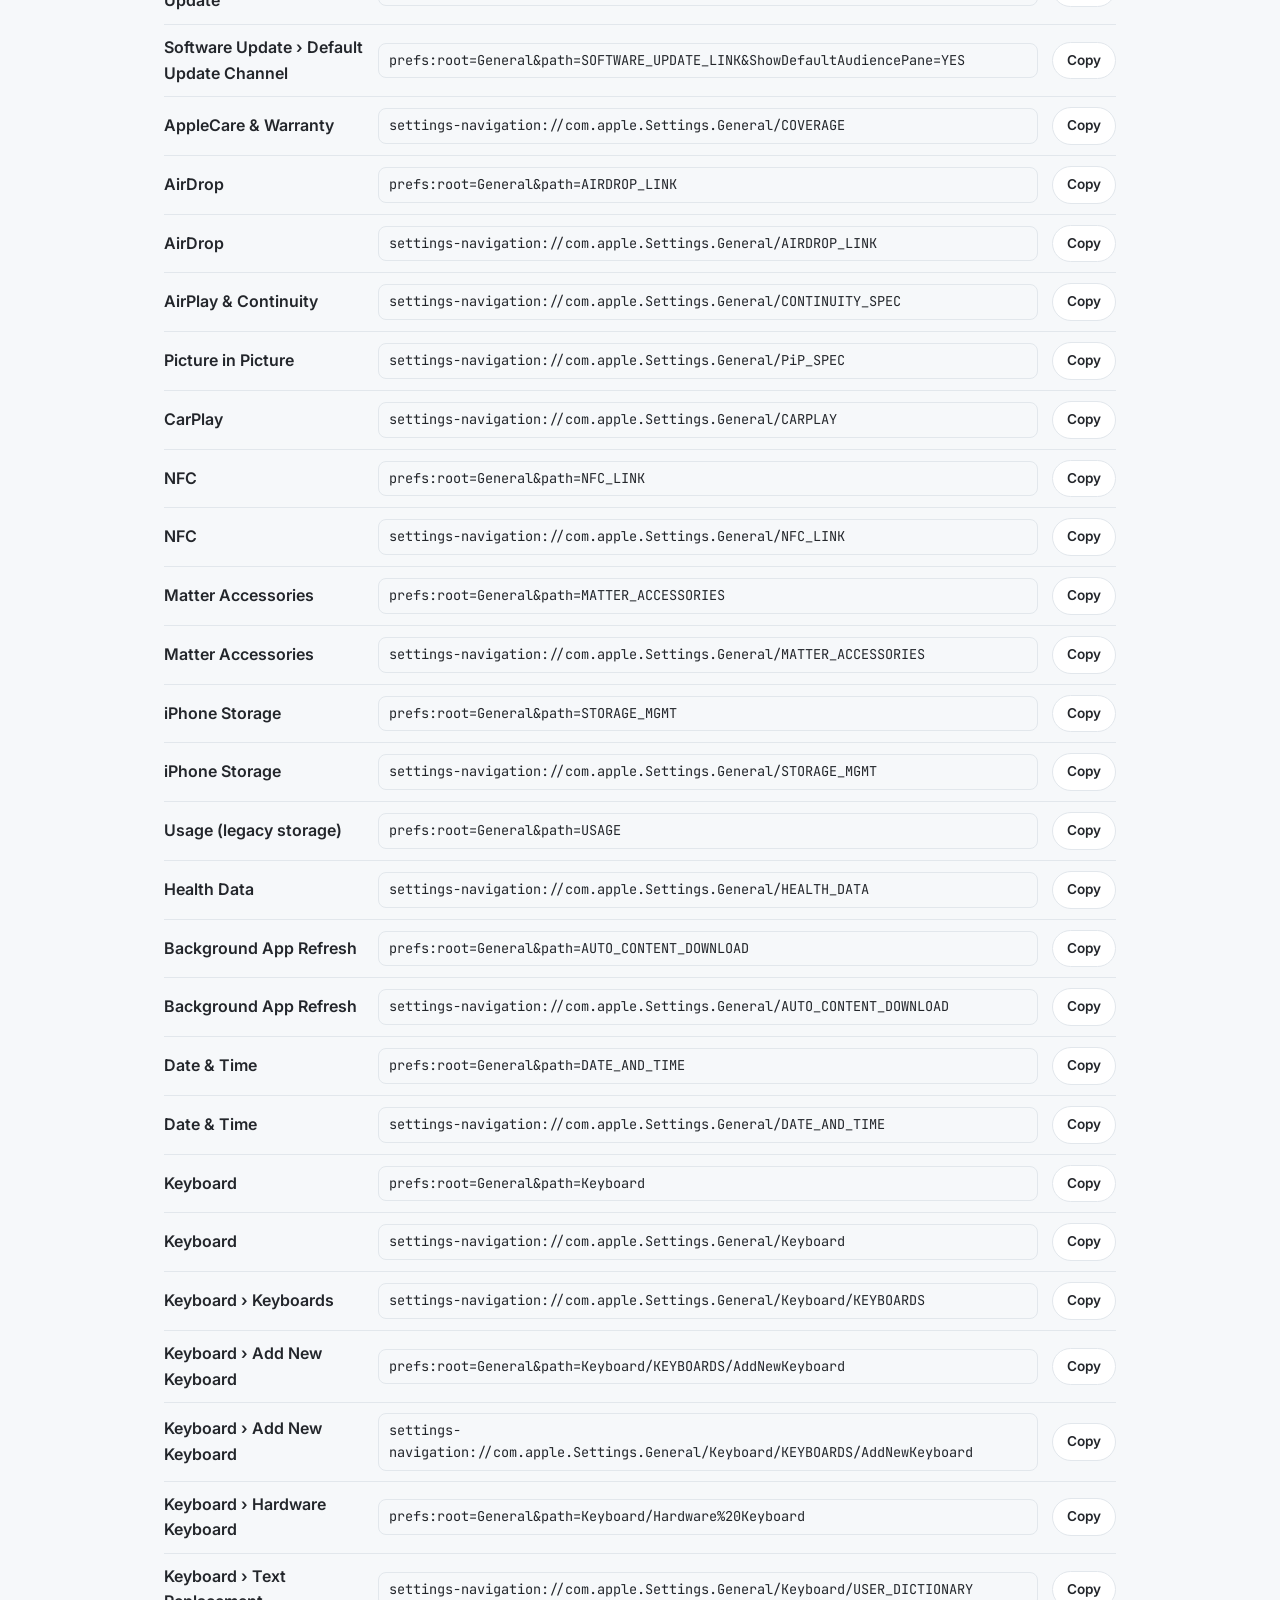
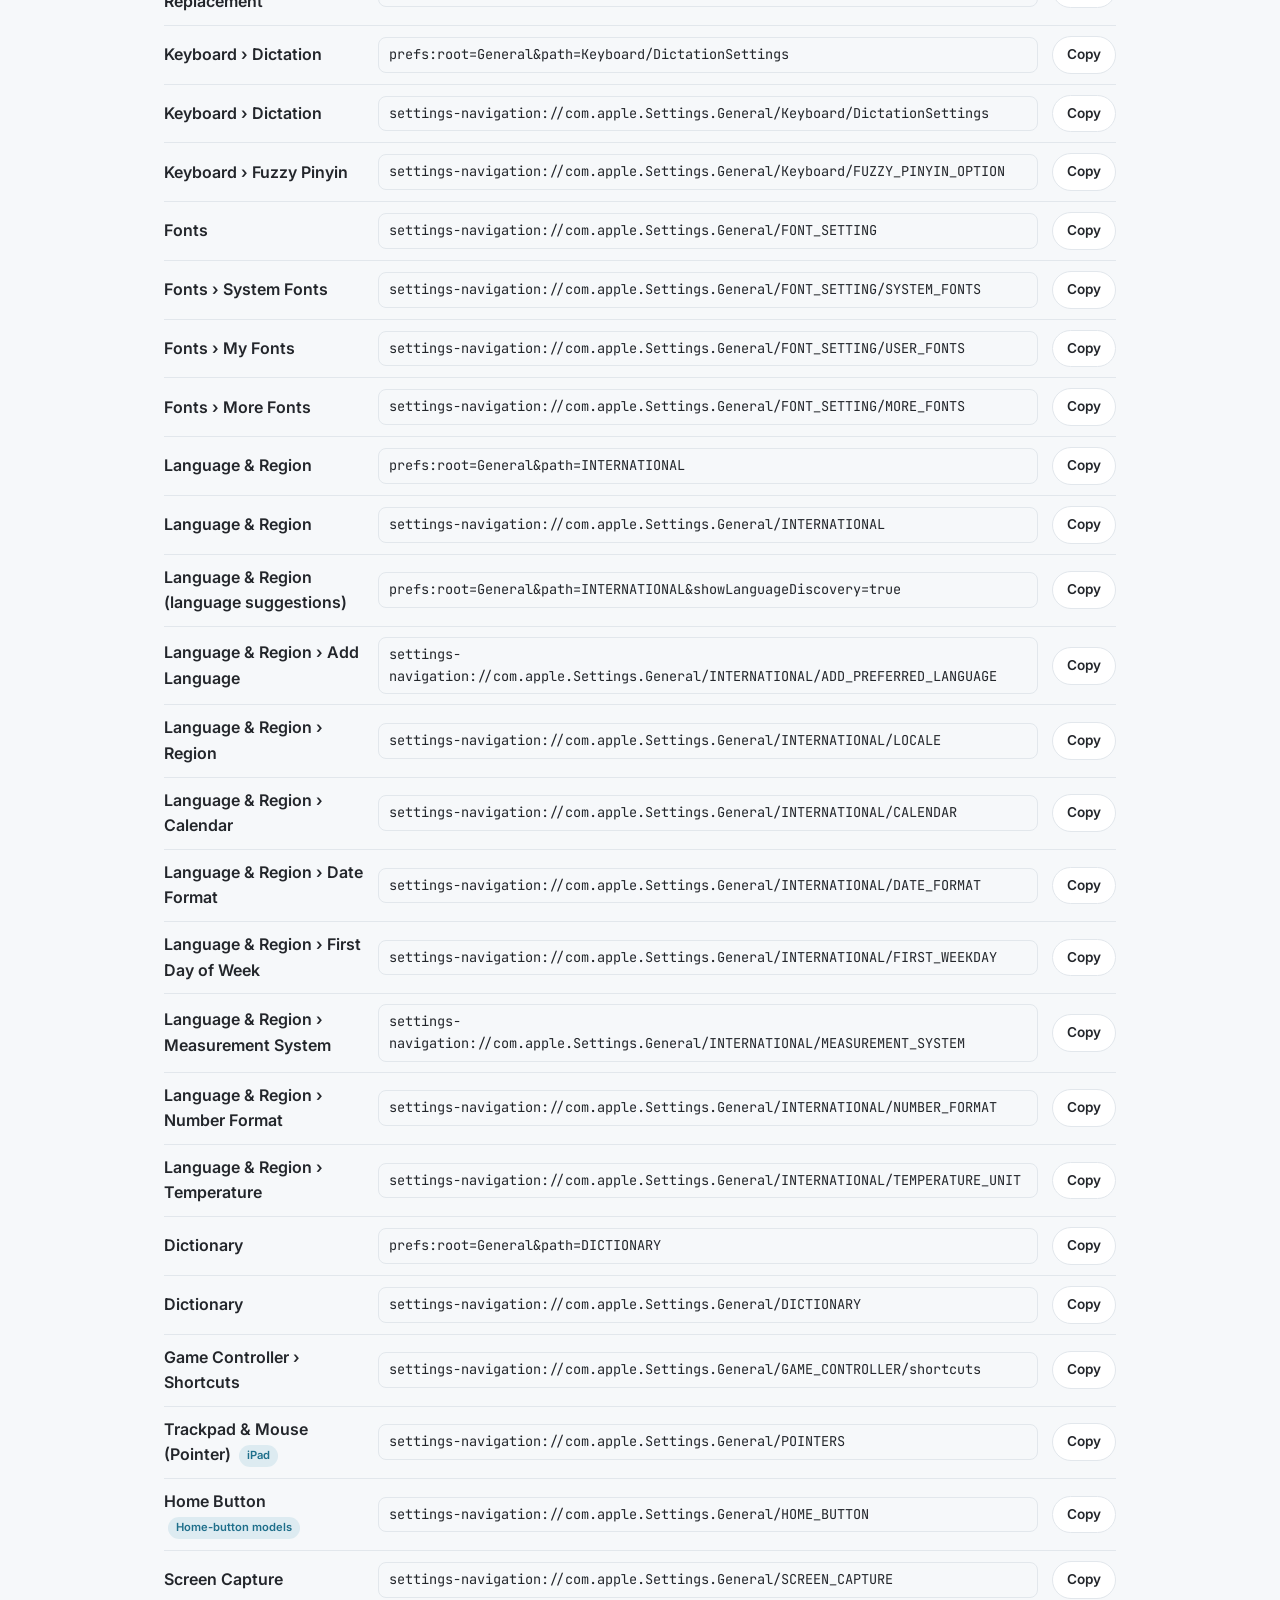
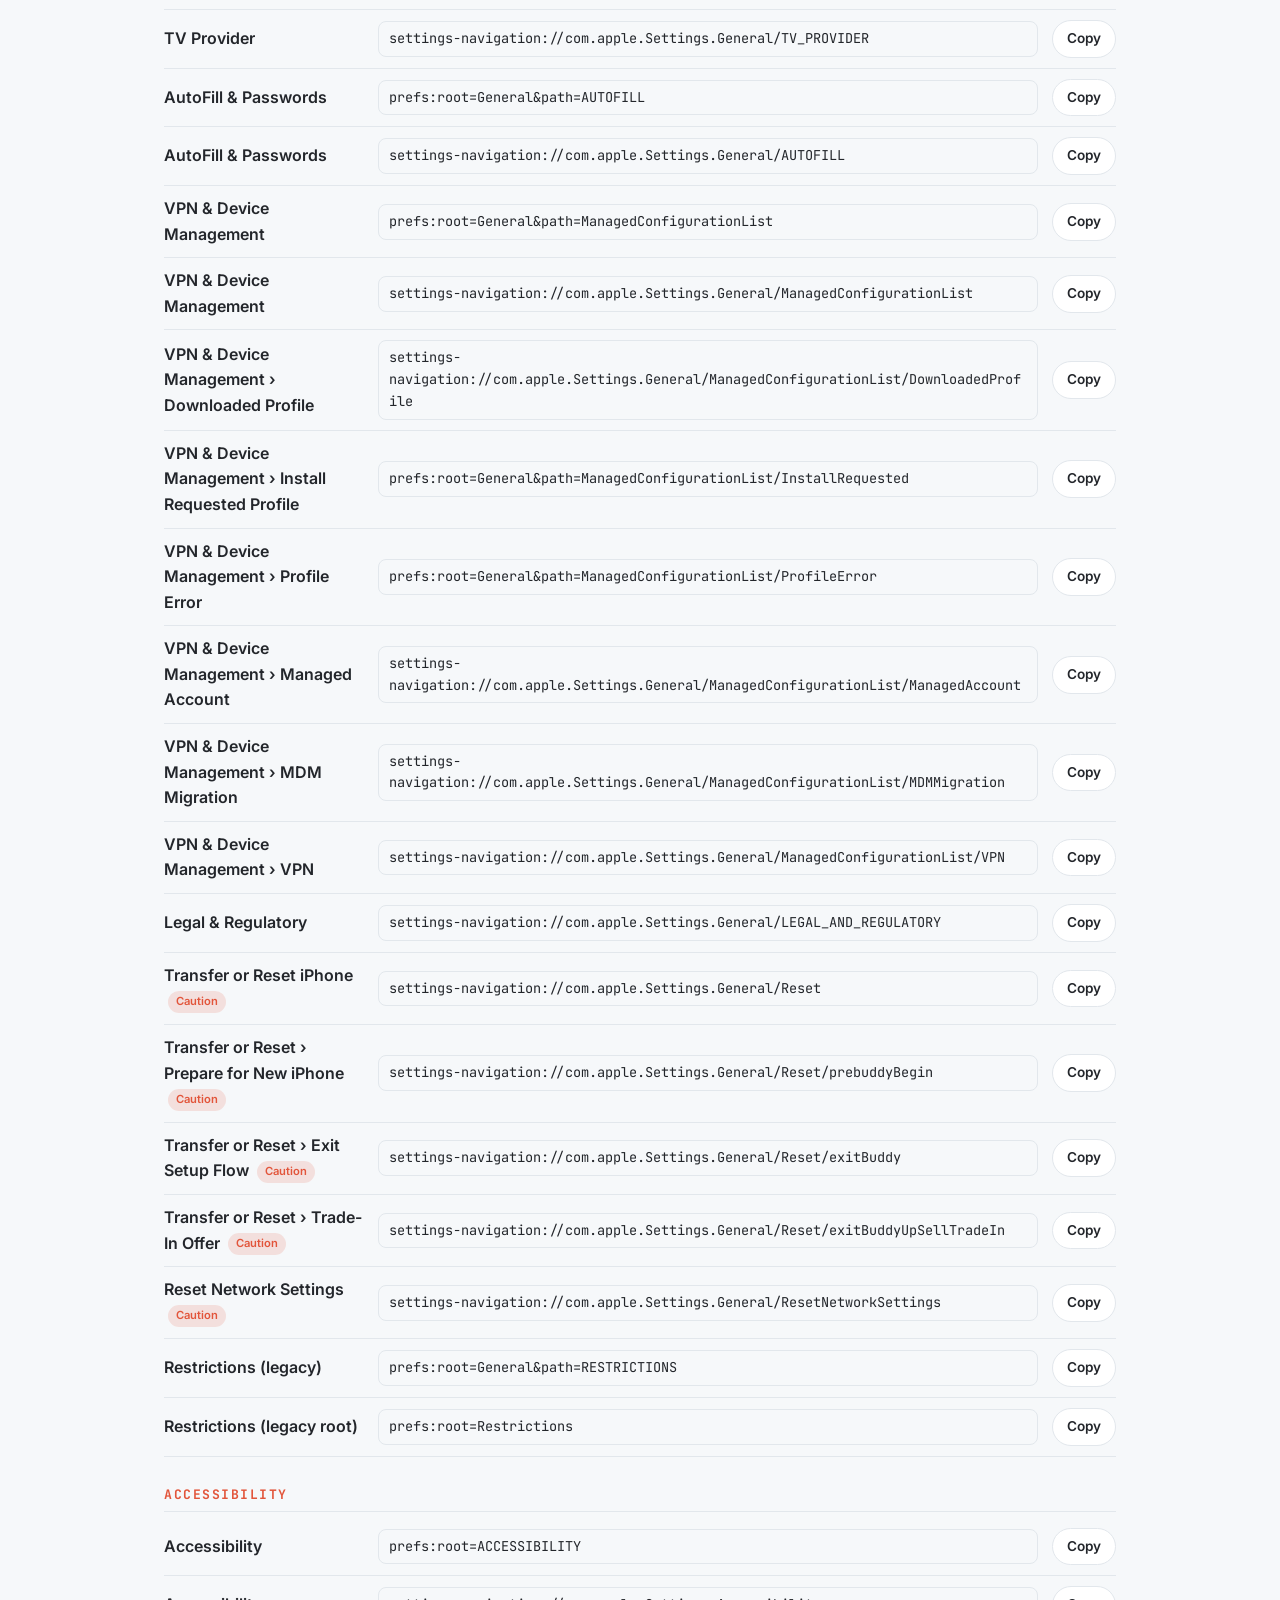
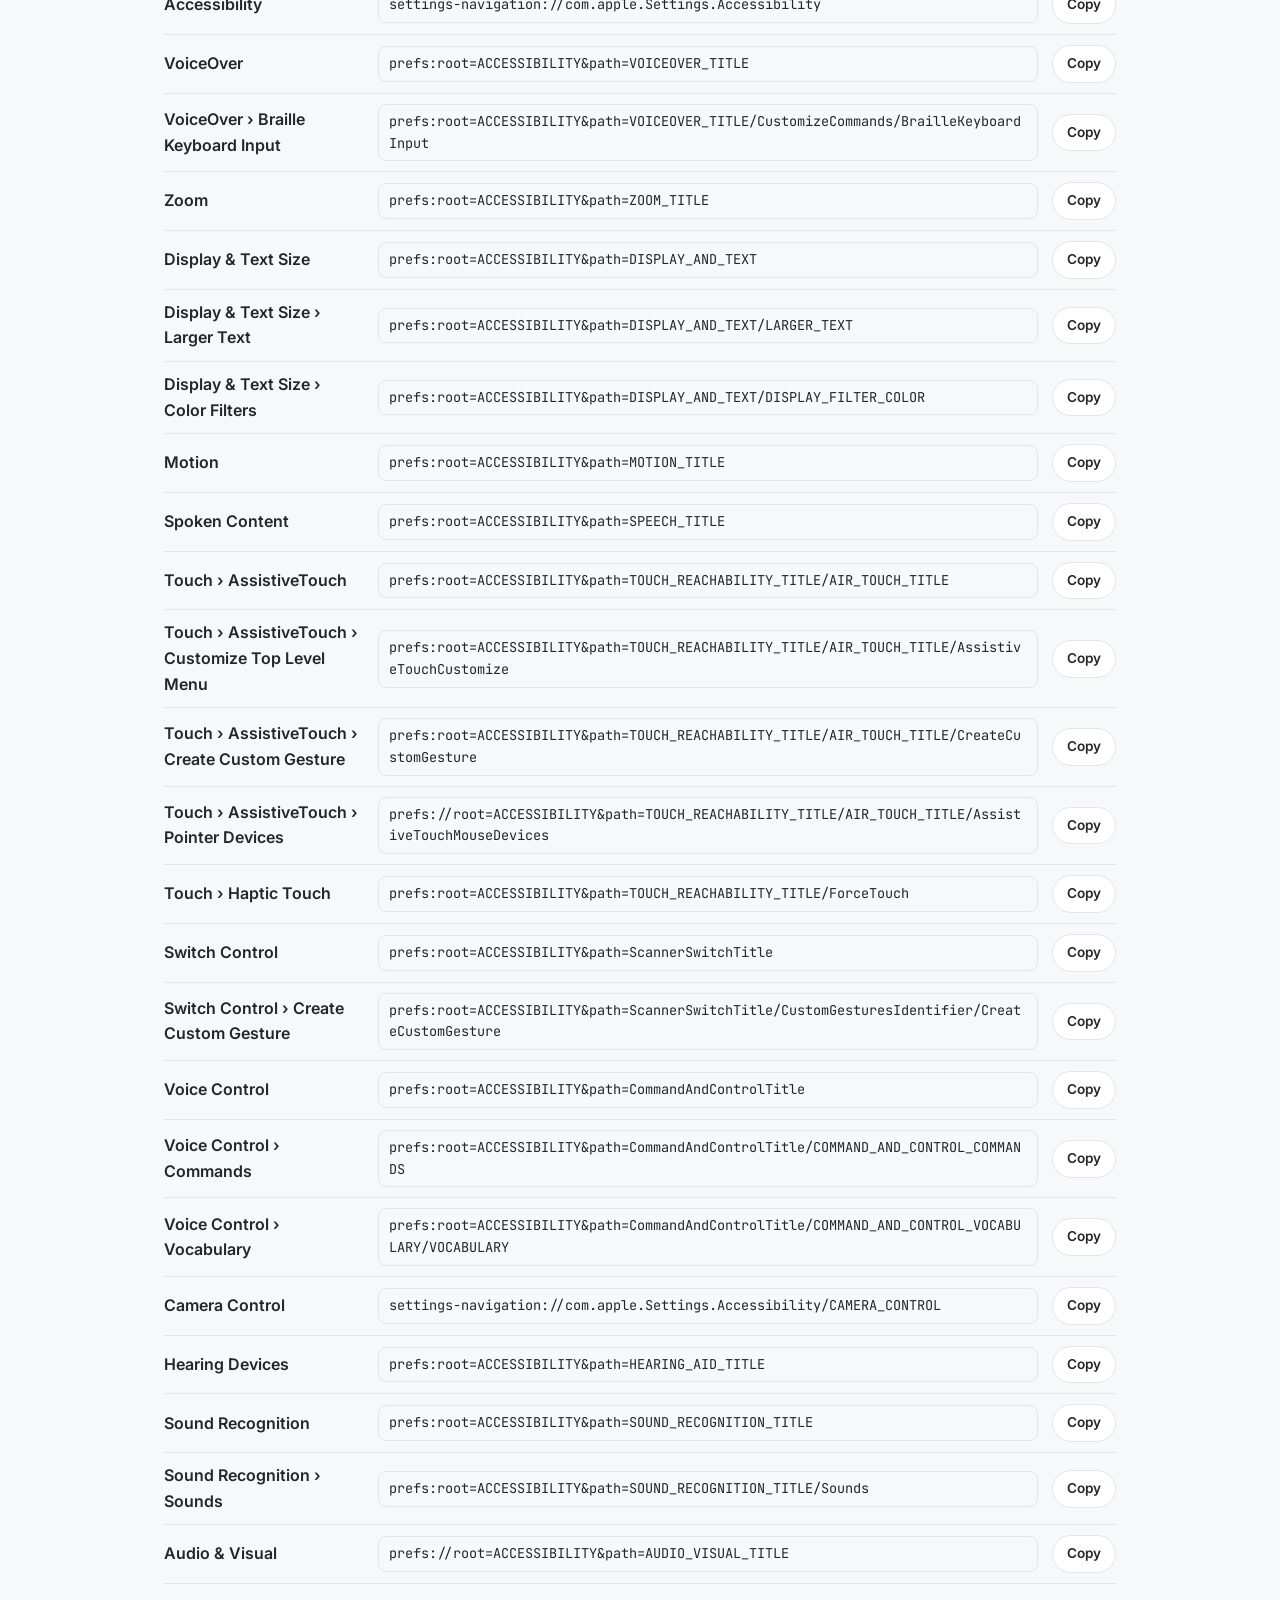
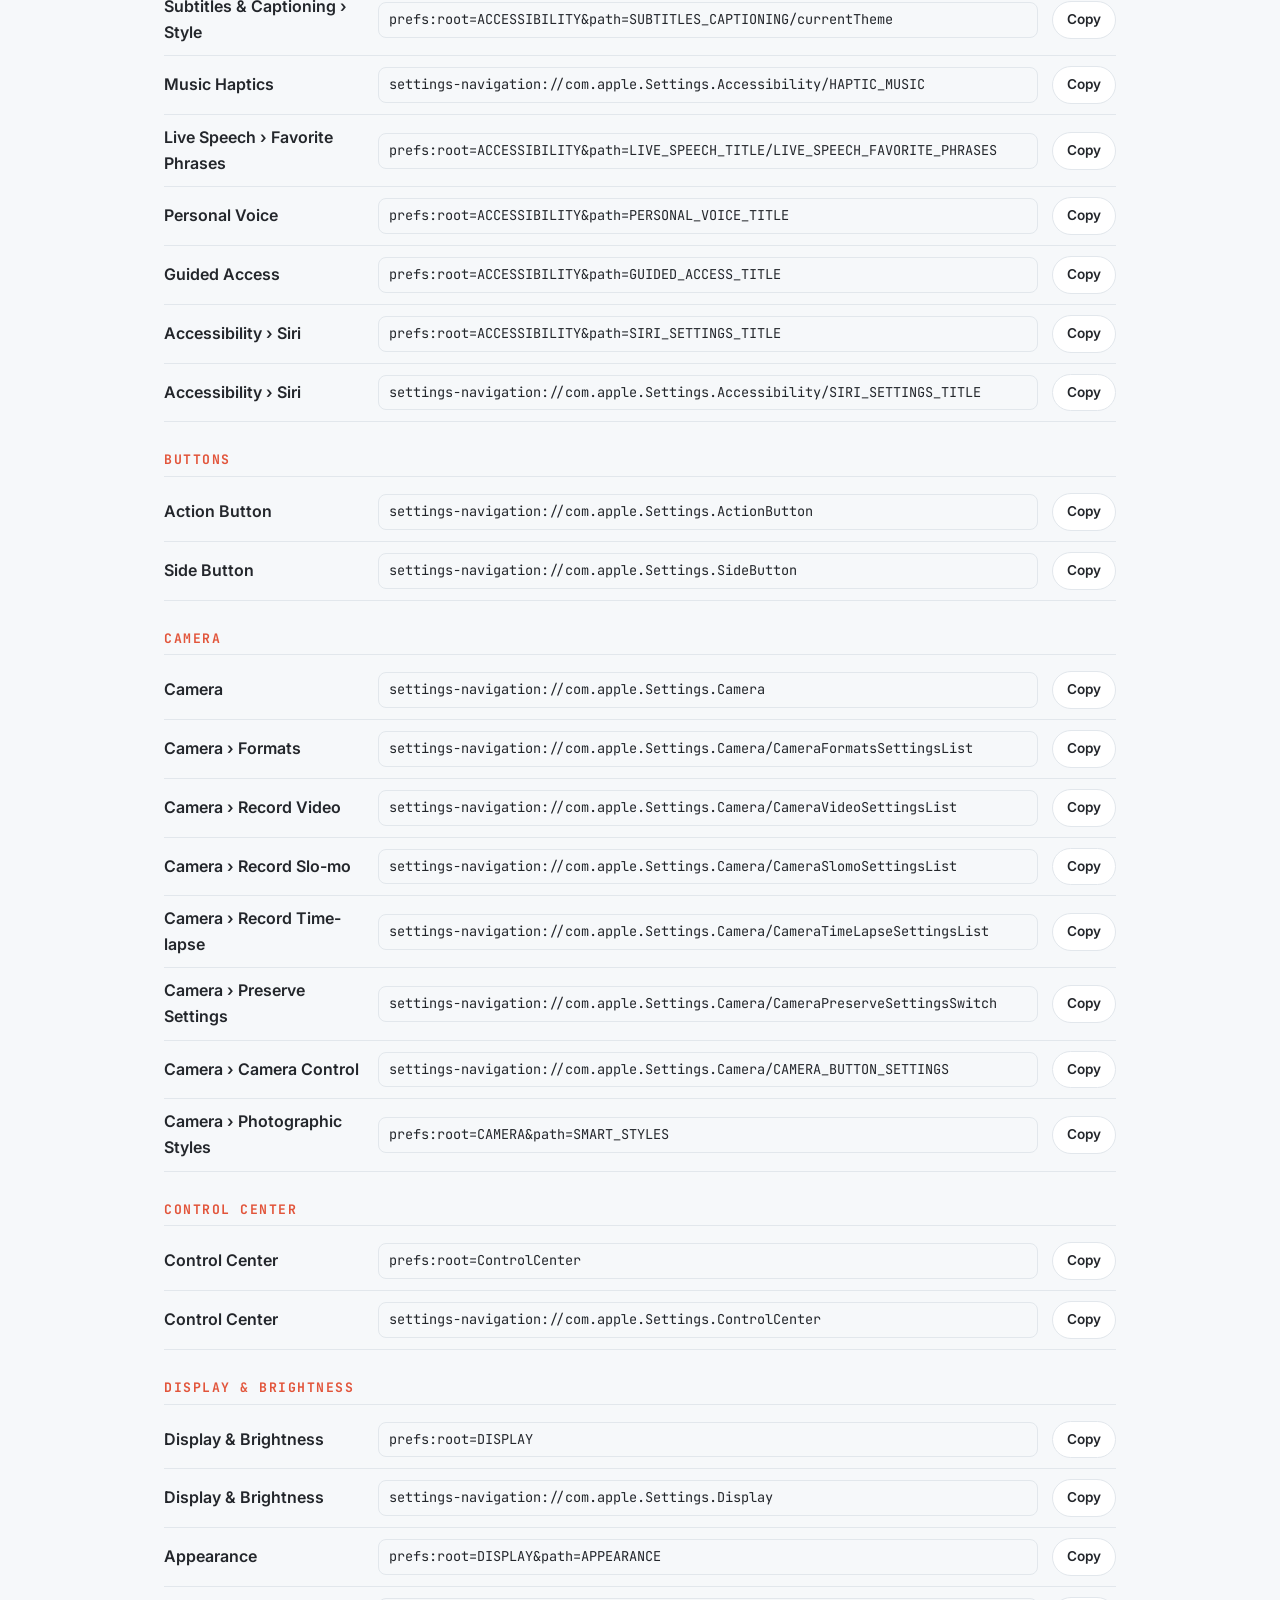
<file: shortcuts/settings-urls.html>
<!DOCTYPE html>
<html lang="en">
<head>
<meta charset="UTF-8">
<meta name="viewport" content="width=device-width, initial-scale=1">
<title>iOS/iPadOS Settings URLs &mdash; Greg Collins</title>
<meta name="description" content="URLs that open specific screens in iOS and iPadOS Settings, for use in Apple Shortcuts.">
<link rel="canonical" href="https://gregc.tech/shortcuts/settings-urls">
<link rel="stylesheet" href="/styles.css">

<link rel="icon" href="/favicon.svg" type="image/svg+xml">
<link rel="apple-touch-icon" href="/apple-touch-icon.png">

<meta property="og:type" content="website">
<meta property="og:title" content="iOS/iPadOS Settings URLs — Greg Collins">
<meta property="og:description" content="URLs that open specific screens in iOS and iPadOS Settings, for use in Apple Shortcuts.">
<meta property="og:image" content="https://gregc.tech/images/portrait.jpg">
<meta property="og:url" content="https://gregc.tech/shortcuts/settings-urls">
<meta name="twitter:card" content="summary">
<meta name="twitter:title" content="iOS/iPadOS Settings URLs — Greg Collins">
<meta name="twitter:description" content="URLs that open specific screens in iOS and iPadOS Settings, for use in Apple Shortcuts.">
<meta name="twitter:image" content="https://gregc.tech/images/portrait.jpg">
</head>
<body>

<header class="site-header">
  <nav class="nav">
    <a class="brand" href="/">
      <span class="brand-badge">gc</span>
      <span class="wordmark">gregc<span class="dot">.</span>tech</span>
    </a>
    <div class="nav-links">
      <a href="/">About</a>
      <a href="/resume">Resume</a>
      <details class="nav-dd">
        <summary class="nav-dd-active">Shortcuts</summary>
        <div class="nav-dd-menu">
          <a href="/shortcuts/">Shortcuts</a>
          <a href="/shortcuts/settings-urls" aria-current="page">iOS/iPadOS Settings URLs</a>
        </div>
      </details>
    </div>
  </nav>

  <div class="page-hero">
    <div class="sc-tile" style="width:96px;height:96px;border-radius:26px;font-size:2.8rem;--tile-a:#a7b1bd;--tile-b:#4b5563;box-shadow:0 18px 40px rgba(20,50,70,.35)" aria-hidden="true">⚙️</div>
    <div>
      <div class="crumbs"><a href="/shortcuts/">&larr; Shortcuts</a></div>
      <h1>iOS/iPadOS Settings URLs</h1>
      <p>URLs that open a specific screen in Settings. Use them with the <strong>Open URLs</strong> action in Shortcuts.</p>
    </div>
  </div>
</header>

<main class="section">

  <p class="sc-intro">Copy a URL, add an <strong>Open URLs</strong> action to a shortcut, and paste it in. This list was pulled from the iOS 27.1 simulator in October 2026. Apple doesn't document these, and they haven't all been tested on a device, so try one before you rely on it.</p>

  <div class="url-tools">
    <input class="url-search" type="search" placeholder="Search settings or URLs…" aria-label="Search settings or URLs" id="filter">
    <select class="url-select" id="section" aria-label="Section"><option value="">All sections</option></select>
    <div class="seg" role="group" aria-label="URL scheme">
      <button type="button" data-s="all" aria-pressed="true">All</button>
      <button type="button" data-s="prefs" aria-pressed="false">prefs:</button>
      <button type="button" data-s="settings-navigation" aria-pressed="false">settings-navigation://</button>
    </div>
  </div>
  <p class="url-count" id="count" aria-live="polite">Loading…</p>

  <div id="url-list"></div>
  <p class="no-results" id="no-results">No settings match that search.</p>

  <section class="url-about">
    <h2>About this list</h2>
    <ul>
      <li><code>prefs:</code> is the older scheme most Shortcuts examples use. <code>App-prefs:</code> works the same way.</li>
      <li><code>settings-navigation://</code> is the newer scheme and can reach deeper screens.</li>
      <li><span class="url-tag action">Action</span> starts a flow, like a sheet, setup step, or sign-in, instead of just showing a page.</li>
      <li><span class="url-tag caution">Caution</span> opens a page that can reset, erase, or sign out. Read carefully before tapping anything there.</li>
      <li>Per-app pages likely follow <code>settings-navigation://com.apple.Settings.Apps/&lt;bundle ID&gt;</code>, including third-party apps. That's unverified.</li>
    </ul>
  </section>
</main>

<footer class="site-footer">
  <div class="wordmark">gregc.tech</div>
  <p>&copy; 2026 Greg Collins &middot; <a href="https://www.linkedin.com/in/gocollins" target="_blank" rel="noopener">LinkedIn</a> &middot; <a href="mailto:greg@gregc.tech">greg@gregc.tech</a></p>
  <p class="footer-note">gregc.tech was created using Claude Code.</p>
</footer>

<script>
  // Settings URL list: loads settings-urls.json, then filters by text, section, and scheme
  (function () {
    var list = document.getElementById('url-list');
    var q = document.getElementById('filter');
    var sec = document.getElementById('section');
    var countEl = document.getElementById('count');
    var empty = document.getElementById('no-results');
    var scheme = 'all';
    var rows = [], sections = [];

    function esc(t) {
      return t.replace(/[&<>"]/g, function (c) { return { '&': '&amp;', '<': '&lt;', '>': '&gt;', '"': '&quot;' }[c]; });
    }

    function noteTag(note) {
      if (!note) return '';
      var cls = note === 'Action' ? 'action' : note === 'Caution' ? 'caution' : '';
      return ' <span class="url-tag ' + cls + '">' + esc(note) + '</span>';
    }

    function render() {
      var words = q.value.trim().toLowerCase().split(/\s+/).filter(Boolean);
      var hits = rows.filter(function (r) {
        if (scheme !== 'all' && r.scheme !== scheme) return false;
        if (sec.value && r.section !== sec.value) return false;
        var hay = (r.title + ' ' + r.url + ' ' + r.section + ' ' + r.note).toLowerCase();
        return words.every(function (w) { return hay.indexOf(w) !== -1; });
      });
      var html = '';
      sections.forEach(function (s) {
        var group = hits.filter(function (r) { return r.section === s; });
        if (!group.length) return;
        html += '<section class="url-group"><h2>' + esc(s) + '</h2>' + group.map(function (r) {
          return '<div class="url-row"><span class="name">' + esc(r.title) + noteTag(r.note) + '</span>' +
                 '<code>' + esc(r.url) + '</code>' +
                 '<button class="copy-btn" type="button" data-i="' + rows.indexOf(r) + '">Copy</button></div>';
        }).join('') + '</section>';
      });
      list.innerHTML = html;
      empty.style.display = hits.length ? 'none' : 'block';
      countEl.textContent = hits.length === rows.length ? 'Showing all ' + rows.length + ' URLs' : 'Showing ' + hits.length + ' of ' + rows.length + ' URLs';
    }

    list.addEventListener('click', function (e) {
      var btn = e.target.closest('.copy-btn');
      if (!btn) return;
      var url = rows[+btn.dataset.i].url;
      var done = function (label) {
        btn.textContent = label;
        setTimeout(function () { btn.textContent = 'Copy'; }, 1500);
      };
      var selectIt = function () {
        var range = document.createRange();
        range.selectNodeContents(btn.parentElement.querySelector('code'));
        var sel = getSelection(); sel.removeAllRanges(); sel.addRange(range);
        done('Selected');
      };
      try { navigator.clipboard.writeText(url).then(function () { done('Copied'); }, selectIt); } catch (err) { selectIt(); }
    });

    document.querySelectorAll('.seg button').forEach(function (b) {
      b.addEventListener('click', function () {
        scheme = b.dataset.s;
        document.querySelectorAll('.seg button').forEach(function (x) { x.setAttribute('aria-pressed', x === b); });
        render();
      });
    });
    q.addEventListener('input', render);
    sec.addEventListener('change', render);

    fetch('/shortcuts/settings-urls.json')
      .then(function (r) { return r.json(); })
      .then(function (data) {
        rows = data;
        rows.forEach(function (r) { if (sections.indexOf(r.section) === -1) sections.push(r.section); });
        sections.forEach(function (s) {
          var o = document.createElement('option'); o.value = s; o.textContent = s; sec.appendChild(o);
        });
        render();
      })
      .catch(function () { countEl.textContent = "Couldn't load the URL list. Try reloading the page."; });
  })();
</script>

<script>
  // Close the Shortcuts menu on outside click or Escape
  document.addEventListener('click', function (e) {
    document.querySelectorAll('.nav-dd[open]').forEach(function (d) { if (!d.contains(e.target)) d.removeAttribute('open'); });
  });
  document.addEventListener('keydown', function (e) {
    if (e.key === 'Escape') document.querySelectorAll('.nav-dd[open]').forEach(function (d) { d.removeAttribute('open'); });
  });
</script>

</body>
</html>
</file>
<file: styles.css>
@import url('https://fonts.googleapis.com/css2?family=Space+Grotesk:wght@500;600;700&family=Inter:wght@400;500;600&family=JetBrains+Mono:wght@500&display=swap');

:root {
  --sky: #8fdcf2;
  --teal: #2a8aa8;
  --teal-dark: #1f6f8b;
  --ink: #23262b;
  --ink-soft: #3a3f47;
  --accent: #e2553b;
  --bg: #f6f8fa;
  --surface: #ffffff;
  --text: #23262b;
  --muted: #5d6570;
  --line: #e2e7ec;
  --radius: 18px;
  --shadow: 0 10px 30px rgba(31, 111, 139, 0.12);
}

@media (prefers-color-scheme: dark) {
  :root {
    --bg: #14171b;
    --surface: #1d2126;
    --text: #e8ebee;
    --muted: #9aa3ad;
    --line: #2c3238;
    --shadow: 0 10px 30px rgba(0, 0, 0, 0.35);
  }
}

* { box-sizing: border-box; }

html { scroll-behavior: smooth; }

body {
  margin: 0;
  font-family: 'Inter', system-ui, sans-serif;
  color: var(--text);
  background: var(--bg);
  line-height: 1.6;
}

h1, h2, h3, .wordmark {
  font-family: 'Space Grotesk', sans-serif;
  margin: 0;
  line-height: 1.2;
}

a { color: inherit; }

img { max-width: 100%; display: block; }

.mono {
  font-family: 'JetBrains Mono', ui-monospace, monospace;
  font-size: 0.78rem;
  letter-spacing: 1px;
  text-transform: uppercase;
}

/* Header */
.site-header {
  background: linear-gradient(180deg, var(--sky) 0%, var(--teal) 70%, var(--teal-dark) 100%);
  color: #fff;
}

.nav {
  max-width: 1100px;
  margin: 0 auto;
  display: flex;
  align-items: center;
  justify-content: space-between;
  padding: 18px 24px;
  gap: 12px;
}

.brand {
  display: flex;
  align-items: center;
  gap: 10px;
  text-decoration: none;
  color: var(--ink);
}

.brand-badge {
  width: 40px;
  height: 40px;
  border-radius: 12px;
  background: var(--ink);
  color: #fff;
  display: flex;
  align-items: center;
  justify-content: center;
  font-family: 'JetBrains Mono', monospace;
  font-weight: 500;
  font-size: 1rem;
  flex-shrink: 0;
}

.wordmark {
  font-size: 1.35rem;
  font-weight: 700;
}

.wordmark .dot { color: var(--accent); }

.nav-links {
  display: flex;
  gap: 6px;
  align-items: center;
}

.nav-links a {
  text-decoration: none;
  color: var(--ink);
  font-weight: 500;
  padding: 9px 14px;
  border-radius: 999px;
  transition: background 0.2s ease;
}

.nav-links a:hover { background: rgba(255, 255, 255, 0.35); }

.nav-links a[aria-current="page"], .nav-links a[aria-current="page"]:hover { background: var(--ink); color: #fff; font-weight: 600; }

.nav-links a.cta {
  background: var(--ink);
  color: #fff;
  font-weight: 600;
}

.nav-links a.cta:hover { background: var(--accent); }

/* Hero */
.hero {
  max-width: 1000px;
  margin: 0 auto;
  padding: 40px 24px 80px;
  display: grid;
  grid-template-columns: 260px 1fr;
  gap: 48px;
  align-items: center;
}

.portrait {
  width: 260px;
  height: 260px;
  border-radius: 50%;
  border: 6px solid rgba(255, 255, 255, 0.85);
  box-shadow: 0 18px 40px rgba(20, 50, 70, 0.35);
  object-fit: cover;
}

.hero .mono { color: var(--ink); opacity: 0.8; }

.hero h1 {
  font-size: clamp(2.4rem, 6vw, 3.6rem);
  margin: 8px 0 14px;
  color: #fff;
  text-shadow: 0 2px 12px rgba(20, 50, 70, 0.25);
}

.hero p {
  font-size: 1.12rem;
  max-width: 560px;
  margin: 0 0 26px;
  color: rgba(255, 255, 255, 0.95);
}

.btn-row { display: flex; gap: 12px; flex-wrap: wrap; }

.btn {
  display: inline-block;
  background: var(--ink);
  color: #fff;
  font-weight: 600;
  padding: 13px 28px;
  border-radius: 999px;
  text-decoration: none;
  box-shadow: var(--shadow);
  transition: transform 0.15s ease, background 0.2s ease;
  border: none;
  cursor: pointer;
  font-family: 'Inter', sans-serif;
  font-size: 1rem;
}

.btn:hover { background: var(--accent); transform: translateY(-2px); }

.btn-outline {
  background: transparent;
  border: 2px solid #fff;
  color: #fff;
  box-shadow: none;
}

.btn-outline:hover { background: #fff; color: var(--teal-dark); }

/* Stats strip */
.stats {
  max-width: 1000px;
  margin: -44px auto 0;
  padding: 0 24px;
  position: relative;
}

.stats-grid {
  display: grid;
  grid-template-columns: repeat(4, 1fr);
  background: var(--surface);
  border-radius: var(--radius);
  box-shadow: var(--shadow);
  border: 1px solid var(--line);
  overflow: hidden;
}

.stat {
  padding: 24px 20px;
  text-align: center;
  border-right: 1px solid var(--line);
}

.stat:last-child { border-right: none; }

.stat .num {
  font-family: 'Space Grotesk', sans-serif;
  font-size: 1.9rem;
  font-weight: 700;
  color: var(--teal);
}

.stat .label { font-size: 0.88rem; color: var(--muted); }

/* Sections */
.section {
  max-width: 1000px;
  margin: 0 auto;
  padding: 72px 24px;
}

.section-head { margin-bottom: 32px; }

.section-head .mono { color: var(--accent); }

.section-head h2 {
  font-size: 2rem;
  margin-top: 6px;
}

.prose p { font-size: 1.05rem; max-width: 720px; }

.card-grid {
  display: grid;
  grid-template-columns: repeat(2, 1fr);
  gap: 20px;
}

.card {
  background: var(--surface);
  border: 1px solid var(--line);
  border-radius: var(--radius);
  padding: 28px 24px;
  box-shadow: var(--shadow);
}

.card .icon { font-size: 1.8rem; margin-bottom: 10px; }

.card h3 { font-size: 1.2rem; margin-bottom: 8px; }

.card p { margin: 0; color: var(--muted); font-size: 0.96rem; }

.band { background: var(--surface); border-top: 1px solid var(--line); border-bottom: 1px solid var(--line); }

.now {
  display: grid;
  grid-template-columns: 1fr 1fr;
  gap: 40px;
}

.now h3 { font-size: 1.25rem; margin-bottom: 8px; }

.now p { color: var(--muted); margin: 0; }

.chips { display: flex; flex-wrap: wrap; gap: 8px; margin-top: 16px; }

.chip {
  font-size: 0.85rem;
  padding: 6px 12px;
  border-radius: 999px;
  background: rgba(42, 138, 168, 0.12);
  color: var(--teal-dark);
  font-weight: 500;
}

@media (prefers-color-scheme: dark) {
  .chip { color: var(--sky); background: rgba(143, 220, 242, 0.1); }
}

.cta-section { text-align: center; padding: 80px 24px; }

.cta-section h2 { font-size: 2rem; margin-bottom: 12px; }

.cta-section p { color: var(--muted); max-width: 480px; margin: 0 auto 26px; }

.cta-section .btn-outline { border-color: var(--ink); color: var(--ink); }
.cta-section .btn-outline:hover { background: var(--ink); color: #fff; }

@media (prefers-color-scheme: dark) {
  .cta-section .btn { background: var(--sky); color: var(--ink); }
  .cta-section .btn:hover { background: var(--accent); color: #fff; }
  .cta-section .btn-outline { background: transparent; border-color: var(--sky); color: var(--sky); }
}

/* Footer */
.site-footer {
  background: var(--ink);
  color: #c9cfd6;
  text-align: center;
  padding: 30px 24px;
  font-size: 0.9rem;
}

.site-footer .wordmark { color: #fff; font-size: 1.1rem; margin-bottom: 4px; }

.site-footer a { color: var(--sky); text-decoration: none; }

/* Resume page */
.page-hero {
  max-width: 1000px;
  margin: 0 auto;
  padding: 30px 24px 70px;
  display: flex;
  align-items: center;
  gap: 28px;
}

.page-hero .portrait { width: 120px; height: 120px; border-width: 4px; flex-shrink: 0; }

.page-hero h1 { font-size: clamp(2rem, 5vw, 2.8rem); color: #fff; margin: 4px 0 6px; }

.page-hero p { margin: 0; color: rgba(255, 255, 255, 0.95); }

.page-hero .mono { color: var(--ink); opacity: 0.8; }

.resume {
  max-width: 860px;
  margin: -40px auto 70px;
  padding: 0 20px;
}

.resume-card {
  background: var(--surface);
  border: 1px solid var(--line);
  border-radius: var(--radius);
  box-shadow: var(--shadow);
  padding: 44px;
}

.resume-actions {
  display: flex;
  gap: 10px;
  flex-wrap: wrap;
  justify-content: flex-end;
  margin-bottom: 8px;
}

.resume-actions .btn { padding: 9px 18px; font-size: 0.9rem; }

.resume-actions .btn-outline { border-color: var(--line); color: var(--text); }
.resume-actions .btn-outline:hover { background: var(--bg); color: var(--text); }

.r-section { margin-top: 36px; }
.r-section:first-of-type { margin-top: 10px; }

.r-section > h2 {
  font-size: 0.82rem;
  font-family: 'JetBrains Mono', monospace;
  text-transform: uppercase;
  letter-spacing: 1.5px;
  color: var(--accent);
  padding-bottom: 8px;
  border-bottom: 1px solid var(--line);
  margin-bottom: 18px;
}

.r-section p { margin: 0; }

.tech-list { display: grid; gap: 10px; margin: 0; }
.tech-list div { display: grid; grid-template-columns: 200px 1fr; gap: 16px; }
.tech-list dt { font-weight: 600; }
.tech-list dd { margin: 0; color: var(--muted); }

.org { margin-bottom: 28px; }
.org-head h3 { font-size: 1.2rem; }
.org-meta { color: var(--muted); font-size: 0.92rem; margin-bottom: 12px; }

.role { margin: 16px 0 0; padding-left: 18px; border-left: 2px solid var(--line); }
.role-head { display: flex; justify-content: space-between; gap: 12px; flex-wrap: wrap; align-items: baseline; }
.role-head h4 { margin: 0; font-size: 1.02rem; font-family: 'Inter', sans-serif; font-weight: 600; }
.role-head .dates { font-size: 0.85rem; color: var(--muted); font-family: 'JetBrains Mono', monospace; }

.role ul { margin: 8px 0 0; padding-left: 18px; }
.role li { margin-bottom: 6px; }
.role li::marker { color: var(--teal); }

.highlights { display: grid; grid-template-columns: repeat(auto-fit, minmax(220px, 1fr)); gap: 14px; }
.highlight { background: var(--bg); border: 1px solid var(--line); border-radius: 14px; padding: 16px 18px; font-size: 0.94rem; }
.highlight strong { display: block; font-family: 'Space Grotesk', sans-serif; font-size: 1.35rem; color: var(--teal); }

@media (max-width: 760px) {
  .hero { grid-template-columns: 1fr; text-align: center; gap: 24px; padding-top: 16px; }
  .hero .portrait { margin: 0 auto; width: 200px; height: 200px; }
  .hero p { margin-left: auto; margin-right: auto; }
  .btn-row { justify-content: center; }
  .stats-grid { grid-template-columns: repeat(2, 1fr); }
  .stat:nth-child(2) { border-right: none; }
  .stat:nth-child(-n+2) { border-bottom: 1px solid var(--line); }
  .now, .card-grid { grid-template-columns: 1fr; }
  .page-hero { flex-direction: column; text-align: center; }
  .resume-card { padding: 26px 20px; }
  .tech-list div { grid-template-columns: 1fr; gap: 2px; }
  .nav { flex-wrap: wrap; }
}

/* Print: resume page prints as a clean document */
@media print {
  body { background: #fff; color: #000; font-size: 10.5pt; }
  .site-header, .site-footer, .resume-actions { display: none; }
  .resume { margin: 0; padding: 0; max-width: none; }
  .resume-card { border: none; box-shadow: none; padding: 0; background: #fff; }
  .print-head { display: block !important; margin-bottom: 8px; }
  .r-section { margin-top: 18px; break-inside: auto; }
  .role { break-inside: avoid; }
  .highlight { background: #fff; }
  a { text-decoration: none; }
}

.print-head { display: none; }
.print-head h1 { font-size: 20pt; }

/* Shortcuts pages */
.sc-intro { color: var(--muted); margin: 0 0 28px; }

.sc-grid {
  display: grid;
  grid-template-columns: repeat(auto-fill, minmax(260px, 1fr));
  gap: 18px;
}

.sc-card {
  background: var(--surface);
  border: 1px solid var(--line);
  border-radius: var(--radius);
  box-shadow: var(--shadow);
  padding: 22px;
  display: flex;
  flex-direction: column;
  gap: 12px;
}

.sc-tile {
  width: 52px;
  height: 52px;
  border-radius: 14px;
  display: flex;
  align-items: center;
  justify-content: center;
  font-size: 1.6rem;
  color: #fff;
  background: linear-gradient(160deg, var(--tile-a, #8fdcf2), var(--tile-b, #1f6f8b));
}

.sc-card h3 { font-size: 1.1rem; }
.sc-card p { margin: 0; color: var(--muted); font-size: 0.94rem; flex: 1; }

.sc-tags { display: flex; gap: 6px; flex-wrap: wrap; }
.sc-tags .chip { font-size: 0.75rem; padding: 3px 10px; }

.sc-card .btn { text-align: center; padding: 10px 18px; font-size: 0.92rem; }
.btn.is-disabled { background: var(--line); color: var(--muted); box-shadow: none; pointer-events: none; }


.crumbs { font-size: 0.9rem; margin-bottom: 4px; }
.crumbs a { color: var(--ink); text-decoration: none; opacity: 0.8; }
.crumbs a:hover { opacity: 1; text-decoration: underline; }

.url-search {
  width: 100%;
  max-width: 420px;
  padding: 12px 16px;
  border-radius: 999px;
  border: 1px solid var(--line);
  background: var(--surface);
  color: var(--text);
  font: inherit;
  margin-bottom: 22px;
}
.url-search:focus { outline: 2px solid var(--teal); outline-offset: 1px; }

.url-group { margin-bottom: 30px; }
.url-group h2 {
  font-family: 'JetBrains Mono', monospace;
  font-size: 0.82rem;
  text-transform: uppercase;
  letter-spacing: 1.5px;
  color: var(--accent);
  padding-bottom: 8px;
  border-bottom: 1px solid var(--line);
  margin-bottom: 6px;
}

.url-row {
  display: grid;
  grid-template-columns: 200px 1fr auto;
  gap: 14px;
  align-items: center;
  padding: 10px 0;
  border-bottom: 1px solid var(--line);
}
.url-row .name { font-weight: 600; }
.url-row code {
  font-family: 'JetBrains Mono', monospace;
  font-size: 0.85rem;
  background: var(--bg);
  border: 1px solid var(--line);
  border-radius: 8px;
  padding: 6px 10px;
  overflow-wrap: anywhere;
}
.url-row code.pending { color: var(--muted); font-style: italic; }

.copy-btn {
  font: inherit;
  font-size: 0.85rem;
  font-weight: 600;
  padding: 7px 14px;
  border-radius: 999px;
  border: 1px solid var(--line);
  background: var(--surface);
  color: var(--text);
  cursor: pointer;
}
.copy-btn:hover { border-color: var(--teal); }
.copy-btn[disabled] { opacity: 0.4; cursor: default; }

.no-results { color: var(--muted); display: none; }

@media (max-width: 760px) {
  .url-row { grid-template-columns: 1fr auto; }
  .url-row code { grid-column: 1 / -1; grid-row: 2; }
}

/* Nav dropdown (Shortcuts) */
.nav-dd { position: relative; }
.nav-dd summary {
  list-style: none;
  cursor: pointer;
  color: var(--ink);
  font-weight: 500;
  padding: 9px 14px;
  border-radius: 999px;
  transition: background 0.2s ease;
  user-select: none;
}
.nav-dd summary::-webkit-details-marker { display: none; }
.nav-dd summary::after {
  content: "";
  display: inline-block;
  width: 6px;
  height: 6px;
  margin-left: 8px;
  border-right: 2px solid currentColor;
  border-bottom: 2px solid currentColor;
  transform: translateY(-3px) rotate(45deg);
  transition: transform 0.15s ease;
}
.nav-dd[open] summary::after { transform: translateY(0) rotate(-135deg); }
.nav-dd summary:hover, .nav-dd[open] summary { background: rgba(255, 255, 255, 0.35); }
.nav-dd summary.nav-dd-active, .nav-dd summary.nav-dd-active:hover, .nav-dd[open] summary.nav-dd-active { background: var(--ink); color: #fff; font-weight: 600; }

.nav-dd-menu {
  position: absolute;
  top: calc(100% + 8px);
  right: 0;
  z-index: 20;
  min-width: 240px;
  background: var(--surface);
  border: 1px solid var(--line);
  border-radius: 14px;
  box-shadow: 0 16px 40px rgba(20, 50, 70, 0.25);
  padding: 6px;
  display: flex;
  flex-direction: column;
}
.nav-links .nav-dd-menu a {
  color: var(--text);
  padding: 10px 12px;
  border-radius: 10px;
  white-space: nowrap;
}
.nav-links .nav-dd-menu a:hover { background: var(--bg); }
.nav-links .nav-dd-menu a[aria-current="page"] { background: transparent; color: var(--teal); font-weight: 600; }

.sc-intro a { color: var(--teal-dark); font-weight: 600; }
@media (prefers-color-scheme: dark) {
  .sc-intro a { color: var(--sky); }
}
@media (prefers-color-scheme: dark) {
  .sc-card .btn:not(.is-disabled) { background: var(--sky); color: var(--ink); }
  .sc-card .btn:not(.is-disabled):hover { background: var(--accent); color: #fff; }
}

.site-footer .footer-note { margin: 6px 0 0; font-size: 0.8rem; opacity: 0.7; }

/* Settings URLs tools */
.url-tools { display: flex; flex-wrap: wrap; gap: 10px; align-items: center; margin-bottom: 8px; }
.url-tools .url-search { margin-bottom: 0; flex: 1 1 260px; }
.url-select {
  padding: 11px 14px;
  border-radius: 999px;
  border: 1px solid var(--line);
  background: var(--surface);
  color: var(--text);
  font: inherit;
}
.seg { display: inline-flex; border: 1px solid var(--line); border-radius: 999px; padding: 3px; background: var(--surface); flex-wrap: wrap; }
.seg button {
  font: inherit;
  font-size: 0.85rem;
  border: none;
  background: transparent;
  color: var(--muted);
  padding: 7px 12px;
  border-radius: 999px;
  cursor: pointer;
}
.seg button[aria-pressed="true"] { background: var(--teal); color: #fff; }
.url-count { color: var(--muted); font-size: 0.88rem; margin: 6px 0 22px; }

.url-tag {
  display: inline-block;
  font-size: 0.7rem;
  font-weight: 600;
  padding: 2px 8px;
  border-radius: 999px;
  margin-left: 4px;
  vertical-align: middle;
  background: rgba(42, 138, 168, 0.12);
  color: var(--teal-dark);
}
.url-tag.action { background: rgba(37, 99, 235, 0.14); color: #2563eb; }
.url-tag.caution { background: rgba(226, 85, 59, 0.15); color: var(--accent); }
@media (prefers-color-scheme: dark) {
  .url-tag { color: var(--sky); background: rgba(143, 220, 242, 0.1); }
  .url-tag.action { color: #8db8ff; background: rgba(141, 184, 255, 0.12); }
  .url-tag.caution { color: #ff8a73; background: rgba(255, 138, 115, 0.12); }
}

.url-about { margin-top: 40px; color: var(--muted); font-size: 0.94rem; }
.url-about h2 { font-size: 1.1rem; color: var(--text); margin-bottom: 8px; }
.url-about li { margin-bottom: 6px; }
.url-about code { font-family: 'JetBrains Mono', monospace; font-size: 0.85em; }
</file>
